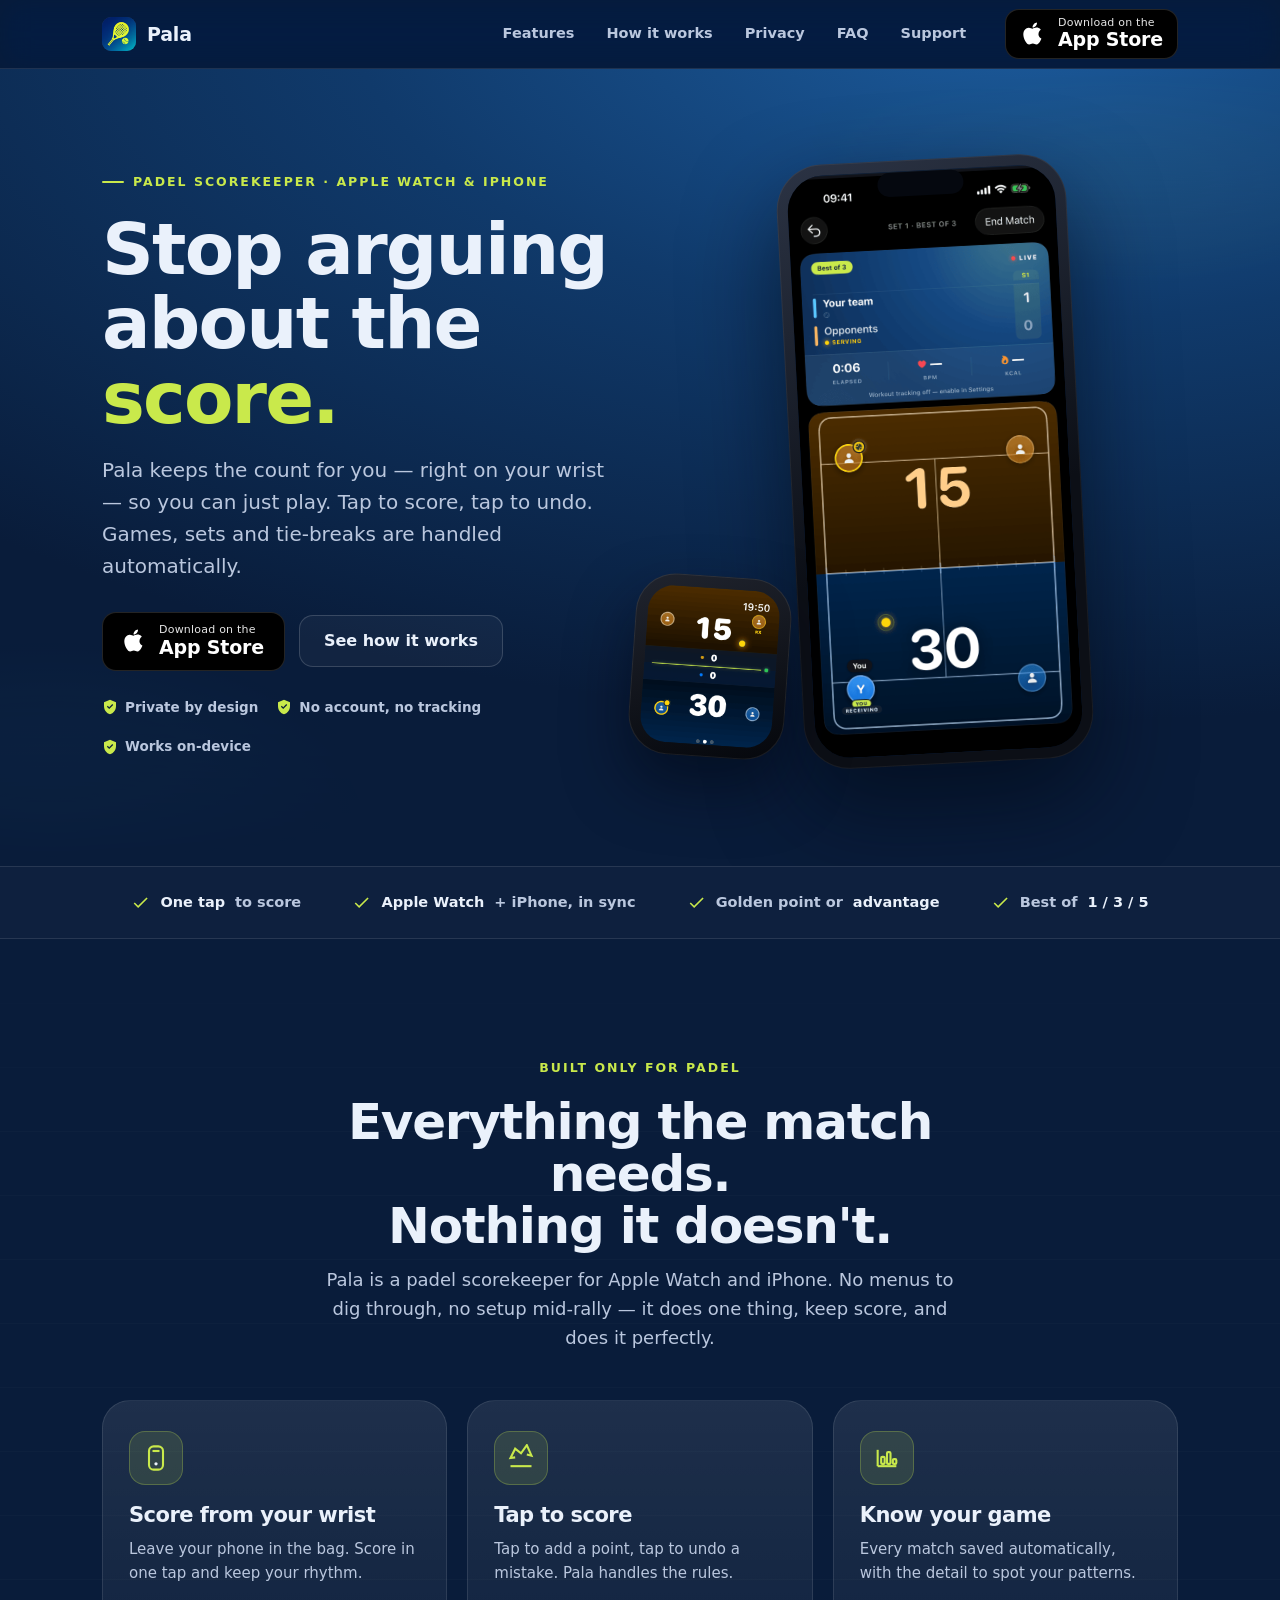
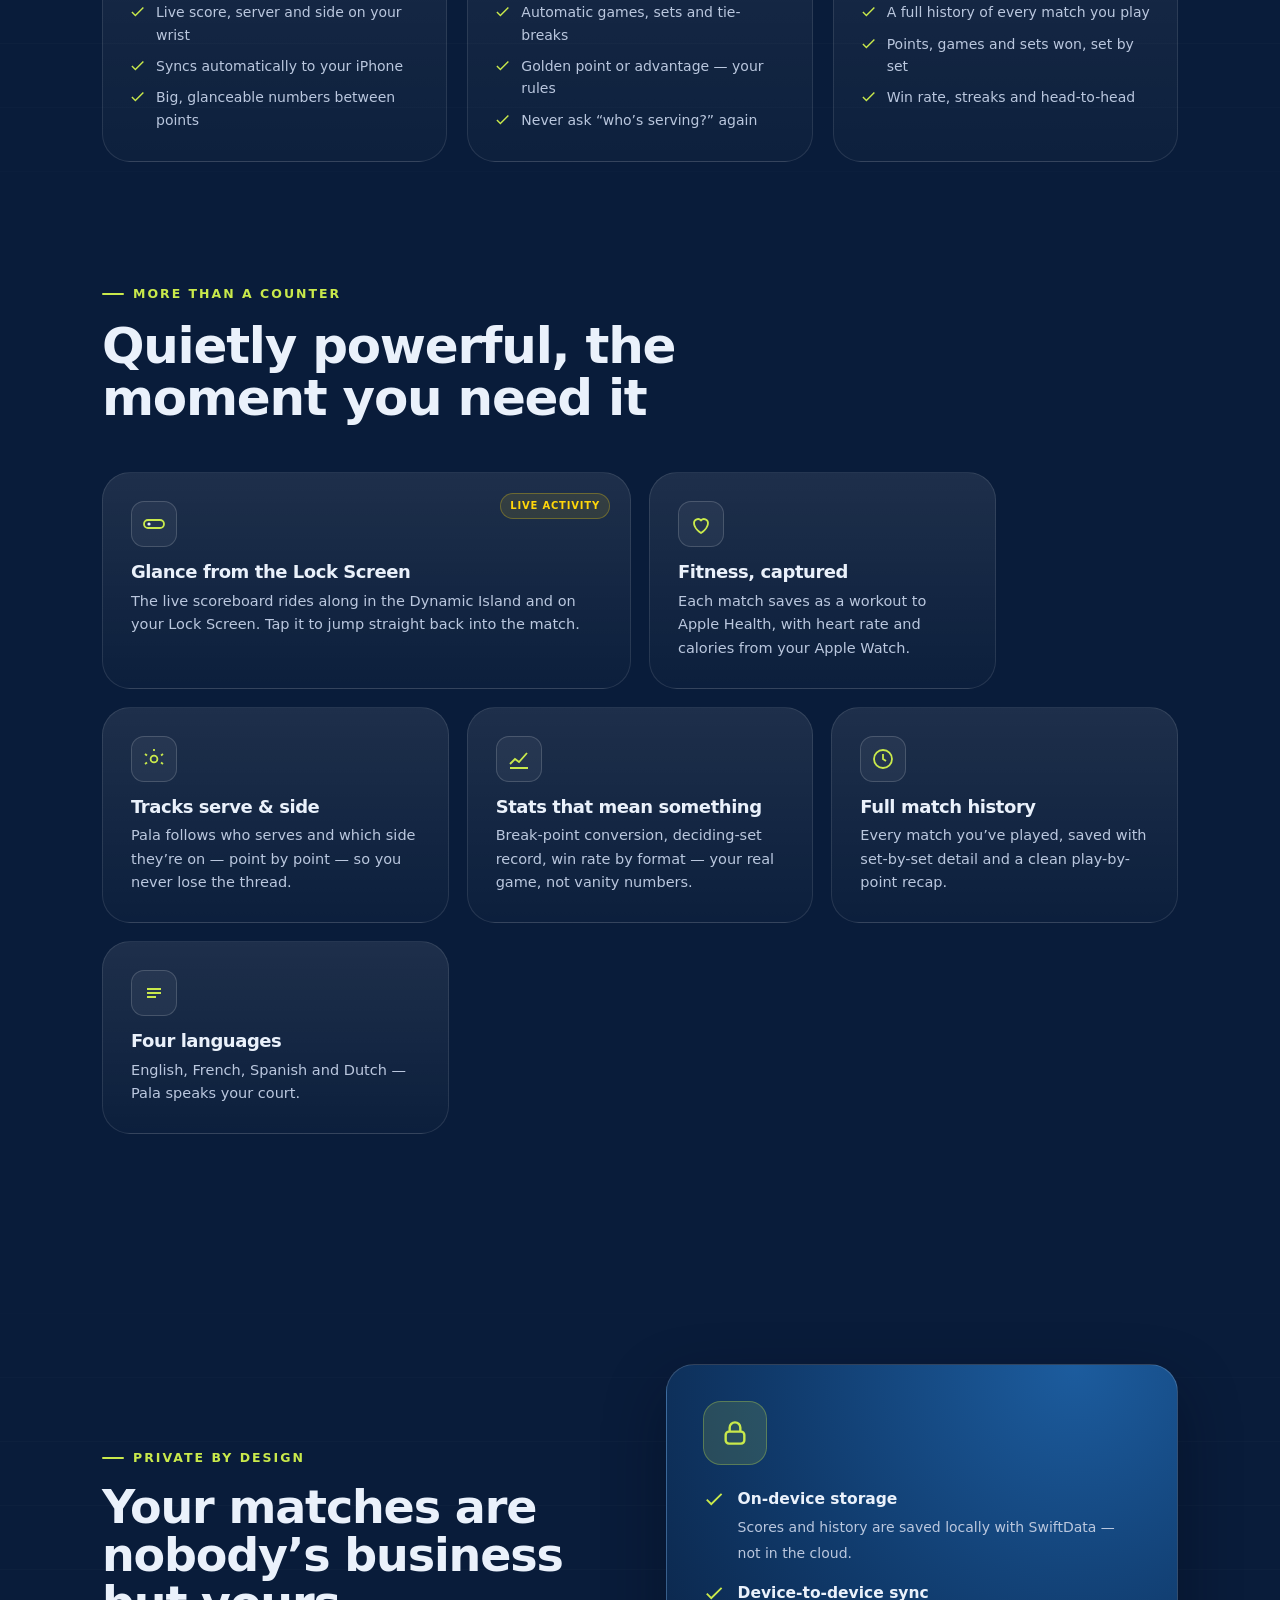
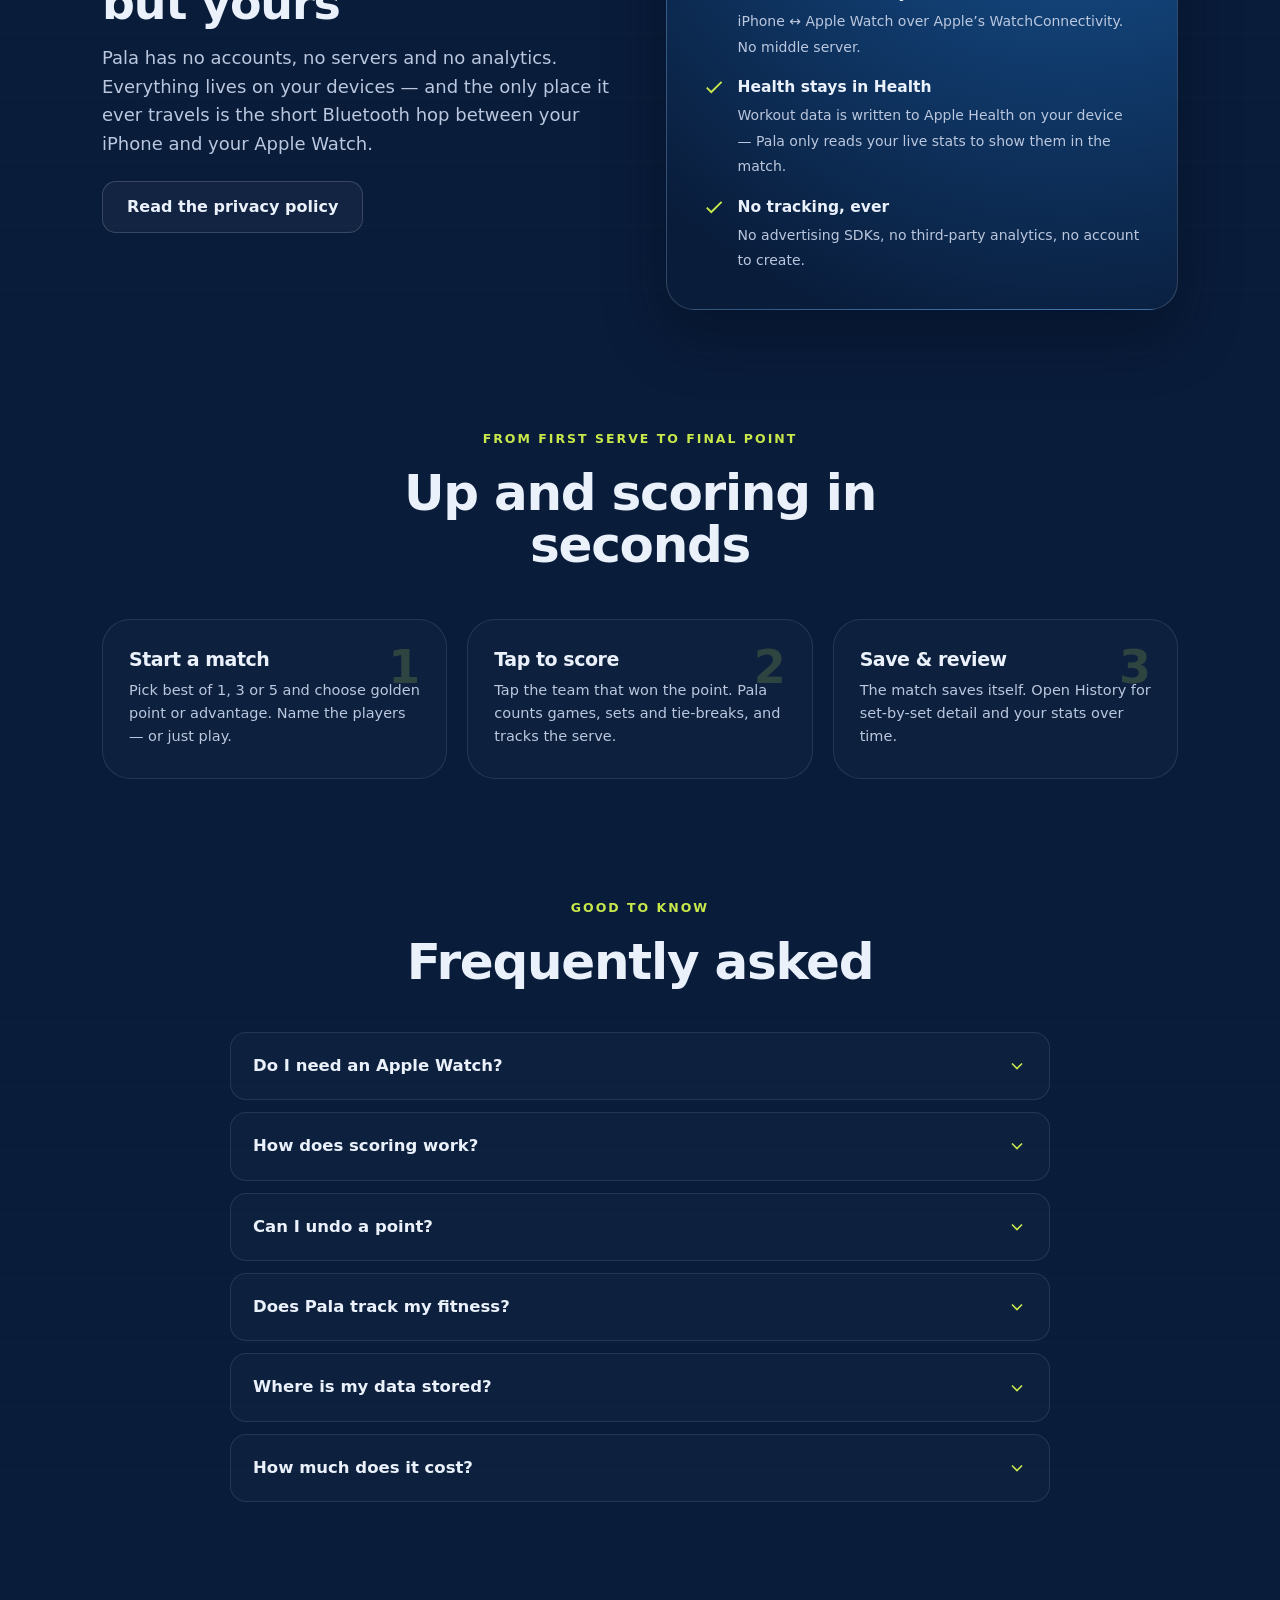
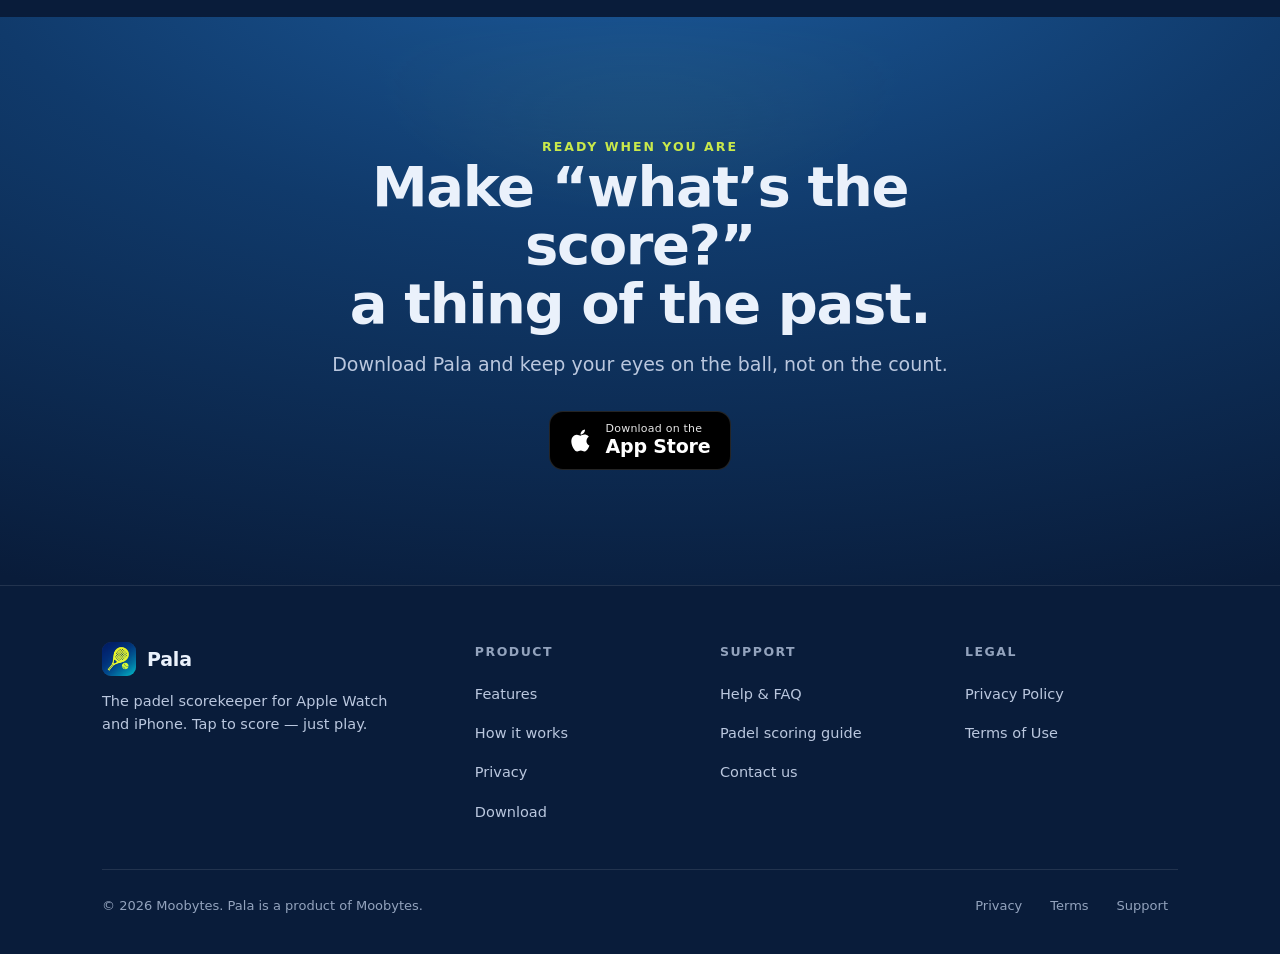
<file: index.html>
<!DOCTYPE html>
<html lang="en">
<head>
<meta charset="UTF-8" />
<meta name="viewport" content="width=device-width, initial-scale=1.0" />
<title>Pala — Padel Scorekeeper for Apple Watch & iPhone</title>
<meta name="description" content="Stop arguing about the score. Pala keeps the count for you — right on your wrist — so you can just play. A focused padel scorekeeper for Apple Watch and iPhone. Private by design." />
<meta name="theme-color" content="#091C3A" />
<meta name="author" content="Moobytes" />
<meta name="keywords" content="padel scorekeeper, padel score app, padel score tracker, apple watch padel app, padel scoreboard, padel counter, padel scoring app" />
<link rel="canonical" href="https://playpala.app/" />
<link rel="manifest" href="site.webmanifest" />

<!-- Open Graph / Twitter -->
<meta property="og:type" content="website" />
<meta property="og:site_name" content="Pala" />
<meta property="og:locale" content="en" />
<meta property="og:title" content="Pala — Padel Scorekeeper for Apple Watch & iPhone" />
<meta property="og:description" content="Stop arguing about the score. Tap to score, tap to undo — games, sets and tie-breaks handled for you. A free padel scorekeeper for Apple Watch and iPhone." />
<meta property="og:url" content="https://playpala.app/" />
<meta property="og:image" content="https://playpala.app/assets/og-image.png" />
<meta property="og:image:width" content="1200" />
<meta property="og:image:height" content="630" />
<meta property="og:image:alt" content="Pala — padel scorekeeper for Apple Watch and iPhone" />
<meta name="twitter:card" content="summary_large_image" />
<meta name="twitter:title" content="Pala — Padel Scorekeeper for Apple Watch & iPhone" />
<meta name="twitter:description" content="Score every padel match from your wrist. Games, sets and tie-breaks, handled. Free on the App Store." />
<meta name="twitter:image" content="https://playpala.app/assets/og-image.png" />

<link rel="icon" type="image/png" sizes="32x32" href="assets/favicon-32.png" />
<link rel="apple-touch-icon" href="assets/apple-touch-icon.png" />
<link rel="preload" as="image" href="assets/screen-iphone.png" />
<link rel="stylesheet" href="styles.css" />

<script type="application/ld+json">
{
  "@context": "https://schema.org",
  "@graph": [
    {
      "@type": "Organization",
      "@id": "https://playpala.app/#org",
      "name": "Moobytes",
      "url": "https://playpala.app/",
      "logo": "https://playpala.app/assets/pala-icon-512.png",
      "email": "bmo.dev@moobytes.io"
    },
    {
      "@type": "WebSite",
      "@id": "https://playpala.app/#website",
      "url": "https://playpala.app/",
      "name": "Pala",
      "description": "Padel scorekeeper for Apple Watch & iPhone",
      "publisher": { "@id": "https://playpala.app/#org" },
      "inLanguage": "en"
    },
    {
      "@type": ["SoftwareApplication", "MobileApplication"],
      "@id": "https://playpala.app/#app",
      "name": "Pala – Padel Scorekeeper",
      "operatingSystem": "iOS, watchOS",
      "applicationCategory": "SportsApplication",
      "url": "https://playpala.app/",
      "downloadUrl": "https://apps.apple.com/app/pala-padel-scorekeeper/id6758635172",
      "installUrl": "https://apps.apple.com/app/pala-padel-scorekeeper/id6758635172",
      "author": { "@id": "https://playpala.app/#org" },
      "publisher": { "@id": "https://playpala.app/#org" },
      "offers": { "@type": "Offer", "price": "0", "priceCurrency": "USD" },
      "screenshot": "https://playpala.app/assets/og-image.png",
      "inLanguage": ["en", "fr", "es", "nl"],
      "featureList": [
        "Score a padel match from your Apple Watch in one tap",
        "Automatic games, sets and tie-breaks",
        "Golden point or advantage; best of 1, 3 or 5",
        "Tracks who is serving and on which side",
        "Full match history with set-by-set detail and stats",
        "Optional Apple Health workout with heart rate and calories",
        "Private by design — all data stays on your device"
      ],
      "description": "A free, focused padel scorekeeper for Apple Watch and iPhone. Tap to score; automatic games, sets and tie-breaks; full match history. Private by design."
    },
    {
      "@type": "FAQPage",
      "@id": "https://playpala.app/#faq",
      "mainEntity": [
        { "@type": "Question", "name": "Do I need an Apple Watch to use Pala?", "acceptedAnswer": { "@type": "Answer", "text": "No. Pala works great on iPhone alone. If you do have an Apple Watch, you can score from your wrist and the two stay in sync automatically." } },
        { "@type": "Question", "name": "How does scoring work in Pala?", "acceptedAnswer": { "@type": "Answer", "text": "Tap the team that won the point. Pala follows standard padel rules — games to 40 with deuce or golden point, sets won at 6 games by two, and a tie-break at 6–6. You choose best of 1, 3 or 5 when you start." } },
        { "@type": "Question", "name": "Can I undo a point in Pala?", "acceptedAnswer": { "@type": "Answer", "text": "Yes. Tap undo during a match to reverse the last point — as many times as you need. On Apple Watch you can also turn the Digital Crown back." } },
        { "@type": "Question", "name": "Does Pala track my fitness?", "acceptedAnswer": { "@type": "Answer", "text": "If you allow it, each match is saved as a workout to Apple Health with duration, calories and — with an Apple Watch — heart rate. You can turn this off any time." } },
        { "@type": "Question", "name": "Where is my data stored?", "acceptedAnswer": { "@type": "Answer", "text": "On your device. Pala has no servers and no account. Sync between iPhone and Apple Watch is a direct Bluetooth connection that never passes through us." } },
        { "@type": "Question", "name": "How much does Pala cost?", "acceptedAnswer": { "@type": "Answer", "text": "Pala is free to download on the App Store." } }
      ]
    }
  ]
}
</script>

<!-- Microsoft Clarity -->
<script type="text/javascript">
    (function(c,l,a,r,i,t,y){
        c[a]=c[a]||function(){(c[a].q=c[a].q||[]).push(arguments)};
        t=l.createElement(r);t.async=1;t.src="https://www.clarity.ms/tag/"+i;
        y=l.getElementsByTagName(r)[0];y.parentNode.insertBefore(t,y);
    })(window, document, "clarity", "script", "x5sfnk51pd");
</script>
</head>
<body>
<a class="skip" href="#main">Skip to content</a>

<!-- ───────────────────────── Nav ───────────────────────── -->
<header class="nav" id="nav">
  <div class="container inner">
    <a class="brand" href="index.html" aria-label="Pala home">
      <img src="assets/pala-icon-64.png" alt="" width="34" height="34" />
      <span>Pala</span>
    </a>
    <button class="nav-toggle" aria-label="Toggle menu" aria-expanded="false" aria-controls="nav-menu">
      <svg viewBox="0 0 24 24" fill="none"><path d="M4 7h16M4 12h16M4 17h16" stroke-width="2" stroke-linecap="round"/></svg>
    </button>
    <nav class="nav-links" id="nav-menu" aria-label="Primary">
      <a href="#features">Features</a>
      <a href="#how">How it works</a>
      <a href="#privacy">Privacy</a>
      <a href="#faq">FAQ</a>
      <a href="support.html">Support</a>
    </nav>
    <a class="appstore nav-cta desktop" href="https://apps.apple.com/app/pala-padel-scorekeeper/id6758635172"
       aria-label="Download Pala on the App Store" style="min-height:44px;padding:7px 14px;">
      <svg viewBox="0 0 24 24" aria-hidden="true"><path d="M17.05 12.04c-.03-2.6 2.12-3.84 2.21-3.9-1.2-1.76-3.08-2-3.75-2.03-1.6-.16-3.12.94-3.93.94-.81 0-2.06-.92-3.39-.9-1.74.03-3.35 1.01-4.25 2.57-1.81 3.14-.46 7.79 1.3 10.34.86 1.25 1.89 2.65 3.24 2.6 1.3-.05 1.79-.84 3.36-.84 1.57 0 2.01.84 3.39.81 1.4-.02 2.29-1.27 3.14-2.53.99-1.45 1.4-2.85 1.42-2.92-.03-.01-2.73-1.05-2.76-4.16zM14.6 4.6c.71-.86 1.19-2.06 1.06-3.25-1.02.04-2.26.68-2.99 1.54-.66.76-1.23 1.98-1.08 3.15 1.14.09 2.3-.58 3.01-1.44z"/></svg>
      <span class="t"><small>Download on the</small><b>App Store</b></span>
    </a>
  </div>
</header>

<main id="main">

  <!-- ───────────────────────── Hero ───────────────────────── -->
  <section class="hero court-tex">
    <div class="container hero-grid">
      <div class="hero-copy">
        <span class="eyebrow">Padel scorekeeper · Apple&nbsp;Watch &amp; iPhone</span>
        <h1>Stop arguing<br>about the <span class="accent">score.</span></h1>
        <p class="h-lead">Pala keeps the count for you — right on your wrist — so you can just play. Tap to score, tap to undo. Games, sets and tie-breaks are handled automatically.</p>
        <div class="cta-row">
          <a class="appstore" href="https://apps.apple.com/app/pala-padel-scorekeeper/id6758635172"
             aria-label="Download Pala on the App Store">
            <svg viewBox="0 0 24 24" aria-hidden="true"><path d="M17.05 12.04c-.03-2.6 2.12-3.84 2.21-3.9-1.2-1.76-3.08-2-3.75-2.03-1.6-.16-3.12.94-3.93.94-.81 0-2.06-.92-3.39-.9-1.74.03-3.35 1.01-4.25 2.57-1.81 3.14-.46 7.79 1.3 10.34.86 1.25 1.89 2.65 3.24 2.6 1.3-.05 1.79-.84 3.36-.84 1.57 0 2.01.84 3.39.81 1.4-.02 2.29-1.27 3.14-2.53.99-1.45 1.4-2.85 1.42-2.92-.03-.01-2.73-1.05-2.76-4.16zM14.6 4.6c.71-.86 1.19-2.06 1.06-3.25-1.02.04-2.26.68-2.99 1.54-.66.76-1.23 1.98-1.08 3.15 1.14.09 2.3-.58 3.01-1.44z"/></svg>
            <span class="t"><small>Download on the</small><b>App Store</b></span>
          </a>
          <a class="btn btn-ghost" href="#how">See how it works</a>
        </div>
        <div class="trust">
          <span><svg viewBox="0 0 24 24" aria-hidden="true"><path d="M12 1 3 5v6c0 5.5 3.8 10.7 9 12 5.2-1.3 9-6.5 9-12V5l-9-4zm-1.2 14-3.5-3.5 1.4-1.4 2.1 2.1 4.6-4.6 1.4 1.4-6 6z"/></svg> Private by design</span>
          <span><svg viewBox="0 0 24 24" aria-hidden="true"><path d="M12 1 3 5v6c0 5.5 3.8 10.7 9 12 5.2-1.3 9-6.5 9-12V5l-9-4zm-1.2 14-3.5-3.5 1.4-1.4 2.1 2.1 4.6-4.6 1.4 1.4-6 6z"/></svg> No account, no tracking</span>
          <span><svg viewBox="0 0 24 24" aria-hidden="true"><path d="M12 1 3 5v6c0 5.5 3.8 10.7 9 12 5.2-1.3 9-6.5 9-12V5l-9-4zm-1.2 14-3.5-3.5 1.4-1.4 2.1 2.1 4.6-4.6 1.4 1.4-6 6z"/></svg> Works on-device</span>
        </div>
      </div>

      <!-- Device cluster — real Pala app screens -->
      <div class="devices">
        <!-- Apple Watch: live "Corners" court -->
        <div class="watch float" style="--rot:4deg;">
          <div class="case">
            <div class="screen">
              <img src="assets/screen-watch.png" width="416" height="496"
                   alt="Pala on Apple Watch showing the live padel court score" />
            </div>
          </div>
        </div>
        <!-- iPhone: live scoring -->
        <div class="iphone float" style="--rot:-3deg;">
          <div class="island"></div>
          <div class="screen">
            <img src="assets/screen-iphone.png" width="620" height="1349"
                 alt="Pala live scoring on iPhone, a padel match in progress on a top-down court" />
          </div>
        </div>
      </div>
    </div>
  </section>

  <!-- ───────────────────────── Trust band ───────────────────────── -->
  <section class="band">
    <div class="container inner">
      <span class="item"><svg viewBox="0 0 24 24" aria-hidden="true"><path d="M9 16.2 4.8 12l-1.4 1.4L9 19 21 7l-1.4-1.4z"/></svg> <b>One tap</b> to score</span>
      <span class="item"><svg viewBox="0 0 24 24" aria-hidden="true"><path d="M9 16.2 4.8 12l-1.4 1.4L9 19 21 7l-1.4-1.4z"/></svg> <b>Apple Watch</b> + iPhone, in sync</span>
      <span class="item"><svg viewBox="0 0 24 24" aria-hidden="true"><path d="M9 16.2 4.8 12l-1.4 1.4L9 19 21 7l-1.4-1.4z"/></svg> Golden point or <b>advantage</b></span>
      <span class="item"><svg viewBox="0 0 24 24" aria-hidden="true"><path d="M9 16.2 4.8 12l-1.4 1.4L9 19 21 7l-1.4-1.4z"/></svg> Best of <b>1 / 3 / 5</b></span>
    </div>
  </section>

  <!-- ───────────────────────── Feature pillars ───────────────────────── -->
  <section class="section court-tex" id="features">
    <div class="container">
      <div class="section-head center reveal">
        <span class="eyebrow center">Built only for padel</span>
        <h2>Everything the match needs.<br>Nothing it doesn't.</h2>
        <p class="h-lead">Pala is a padel scorekeeper for Apple&nbsp;Watch and iPhone. No menus to dig through, no setup mid-rally — it does one thing, keep score, and does it perfectly.</p>
      </div>

      <div class="pillars">
        <article class="pillar reveal">
          <div class="ico"><svg viewBox="0 0 24 24"><rect x="6" y="2" width="12" height="20" rx="4"/><path d="M9 6h6"/><circle cx="12" cy="17" r="1.4" fill="currentColor" stroke="none"/></svg></div>
          <h3>Score from your wrist</h3>
          <p>Leave your phone in the bag. Score in one tap and keep your rhythm.</p>
          <ul>
            <li><svg viewBox="0 0 24 24" aria-hidden="true"><path d="M9 16.2 4.8 12l-1.4 1.4L9 19 21 7l-1.4-1.4z"/></svg> Live score, server and side on your wrist</li>
            <li><svg viewBox="0 0 24 24" aria-hidden="true"><path d="M9 16.2 4.8 12l-1.4 1.4L9 19 21 7l-1.4-1.4z"/></svg> Syncs automatically to your iPhone</li>
            <li><svg viewBox="0 0 24 24" aria-hidden="true"><path d="M9 16.2 4.8 12l-1.4 1.4L9 19 21 7l-1.4-1.4z"/></svg> Big, glanceable numbers between points</li>
          </ul>
        </article>

        <article class="pillar reveal">
          <div class="ico"><svg viewBox="0 0 24 24"><path d="M7 11.5 3 12l4-8 5 4 5-7 4 9-4-1"/><path d="M3 19h18"/></svg></div>
          <h3>Tap to score</h3>
          <p>Tap to add a point, tap to undo a mistake. Pala handles the rules.</p>
          <ul>
            <li><svg viewBox="0 0 24 24" aria-hidden="true"><path d="M9 16.2 4.8 12l-1.4 1.4L9 19 21 7l-1.4-1.4z"/></svg> Automatic games, sets and tie-breaks</li>
            <li><svg viewBox="0 0 24 24" aria-hidden="true"><path d="M9 16.2 4.8 12l-1.4 1.4L9 19 21 7l-1.4-1.4z"/></svg> Golden point or advantage — your rules</li>
            <li><svg viewBox="0 0 24 24" aria-hidden="true"><path d="M9 16.2 4.8 12l-1.4 1.4L9 19 21 7l-1.4-1.4z"/></svg> Never ask “who’s serving?” again</li>
          </ul>
        </article>

        <article class="pillar reveal">
          <div class="ico"><svg viewBox="0 0 24 24"><path d="M4 19V5"/><path d="M4 19h16"/><rect x="7" y="11" width="3" height="6" rx="1"/><rect x="12" y="7" width="3" height="10" rx="1"/><rect x="17" y="13" width="3" height="4" rx="1"/></svg></div>
          <h3>Know your game</h3>
          <p>Every match saved automatically, with the detail to spot your patterns.</p>
          <ul>
            <li><svg viewBox="0 0 24 24" aria-hidden="true"><path d="M9 16.2 4.8 12l-1.4 1.4L9 19 21 7l-1.4-1.4z"/></svg> A full history of every match you play</li>
            <li><svg viewBox="0 0 24 24" aria-hidden="true"><path d="M9 16.2 4.8 12l-1.4 1.4L9 19 21 7l-1.4-1.4z"/></svg> Points, games and sets won, set by set</li>
            <li><svg viewBox="0 0 24 24" aria-hidden="true"><path d="M9 16.2 4.8 12l-1.4 1.4L9 19 21 7l-1.4-1.4z"/></svg> Win rate, streaks and head-to-head</li>
          </ul>
        </article>
      </div>
    </div>
  </section>

  <!-- ───────────────────────── Bento feature grid ───────────────────────── -->
  <section class="section" style="padding-top:0;">
    <div class="container">
      <div class="section-head reveal">
        <span class="eyebrow">More than a counter</span>
        <h2>Quietly powerful, the moment you need it</h2>
      </div>

      <div class="bento">
        <article class="tile wide reveal">
          <span class="tag">Live Activity</span>
          <div class="ico"><svg viewBox="0 0 24 24"><rect x="2" y="8" width="20" height="8" rx="4"/><circle cx="7" cy="12" r="1.6" fill="currentColor" stroke="none"/></svg></div>
          <h3>Glance from the Lock Screen</h3>
          <p>The live scoreboard rides along in the Dynamic Island and on your Lock Screen. Tap it to jump straight back into the match.</p>
        </article>

        <article class="tile reveal">
          <div class="ico"><svg viewBox="0 0 24 24"><path d="M12 21s-7-4.5-7-10a4 4 0 0 1 7-2.6A4 4 0 0 1 19 11c0 5.5-7 10-7 10z"/></svg></div>
          <h3>Fitness, captured</h3>
          <p>Each match saves as a workout to Apple Health, with heart rate and calories from your Apple&nbsp;Watch.</p>
        </article>

        <article class="tile reveal">
          <div class="ico"><svg viewBox="0 0 24 24"><circle cx="12" cy="12" r="3.4"/><path d="M5 8.5 3 7M19 8.5 21 7M12 4V2M5 15.5 3 17M19 15.5 21 17"/></svg></div>
          <h3>Tracks serve &amp; side</h3>
          <p>Pala follows who serves and which side they’re on — point by point — so you never lose the thread.</p>
        </article>

        <article class="tile reveal">
          <div class="ico"><svg viewBox="0 0 24 24"><path d="M3 17l5-5 4 3 8-9"/><path d="M3 21h18"/></svg></div>
          <h3>Stats that mean something</h3>
          <p>Break-point conversion, deciding-set record, win rate by format — your real game, not vanity numbers.</p>
        </article>

        <article class="tile reveal">
          <div class="ico"><svg viewBox="0 0 24 24"><circle cx="12" cy="12" r="9"/><path d="M12 7v5l3 2"/></svg></div>
          <h3>Full match history</h3>
          <p>Every match you’ve played, saved with set-by-set detail and a clean play-by-point recap.</p>
        </article>

        <article class="tile reveal">
          <div class="ico"><svg viewBox="0 0 24 24"><path d="M5 8h14M5 12h14M5 16h9"/></svg></div>
          <h3>Four languages</h3>
          <p>English, French, Spanish and Dutch — Pala speaks your court.</p>
        </article>
      </div>
    </div>
  </section>

  <!-- ───────────────────────── Privacy ───────────────────────── -->
  <section class="section court-tex" id="privacy">
    <div class="container privacy-wrap">
      <div class="reveal">
        <span class="eyebrow">Private by design</span>
        <h2 style="font-size:clamp(28px,4.4vw,46px);margin:16px 0 16px;">Your matches are<br>nobody’s business but yours</h2>
        <p class="h-lead" style="margin-bottom:22px;">Pala has no accounts, no servers and no analytics. Everything lives on your devices — and the only place it ever travels is the short Bluetooth hop between your iPhone and your Apple&nbsp;Watch.</p>
        <a class="btn btn-ghost" href="privacy.html">Read the privacy policy</a>
      </div>

      <div class="privacy-card reveal">
        <div class="lock"><svg viewBox="0 0 24 24"><rect x="5" y="11" width="14" height="9" rx="2.5"/><path d="M8 11V8a4 4 0 0 1 8 0v3"/></svg></div>
        <ul class="privacy-list">
          <li><svg viewBox="0 0 24 24" aria-hidden="true"><path d="M9 16.2 4.8 12l-1.4 1.4L9 19 21 7l-1.4-1.4z"/></svg><div><b>On-device storage</b><span>Scores and history are saved locally with SwiftData — not in the cloud.</span></div></li>
          <li><svg viewBox="0 0 24 24" aria-hidden="true"><path d="M9 16.2 4.8 12l-1.4 1.4L9 19 21 7l-1.4-1.4z"/></svg><div><b>Device-to-device sync</b><span>iPhone ↔ Apple&nbsp;Watch over Apple’s WatchConnectivity. No middle server.</span></div></li>
          <li><svg viewBox="0 0 24 24" aria-hidden="true"><path d="M9 16.2 4.8 12l-1.4 1.4L9 19 21 7l-1.4-1.4z"/></svg><div><b>Health stays in Health</b><span>Workout data is written to Apple Health on your device — Pala only reads your live stats to show them in the match.</span></div></li>
          <li><svg viewBox="0 0 24 24" aria-hidden="true"><path d="M9 16.2 4.8 12l-1.4 1.4L9 19 21 7l-1.4-1.4z"/></svg><div><b>No tracking, ever</b><span>No advertising SDKs, no third-party analytics, no account to create.</span></div></li>
        </ul>
      </div>
    </div>
  </section>

  <!-- ───────────────────────── How it works ───────────────────────── -->
  <section class="section" id="how" style="padding-top:0;">
    <div class="container">
      <div class="section-head center reveal">
        <span class="eyebrow center">From first serve to final point</span>
        <h2>Up and scoring in seconds</h2>
      </div>
      <div class="steps">
        <article class="step reveal">
          <h3>Start a match</h3>
          <p>Pick best of 1, 3 or 5 and choose golden point or advantage. Name the players — or just play.</p>
        </article>
        <article class="step reveal">
          <h3>Tap to score</h3>
          <p>Tap the team that won the point. Pala counts games, sets and tie-breaks, and tracks the serve.</p>
        </article>
        <article class="step reveal">
          <h3>Save &amp; review</h3>
          <p>The match saves itself. Open History for set-by-set detail and your stats over time.</p>
        </article>
      </div>
    </div>
  </section>

  <!-- ───────────────────────── FAQ ───────────────────────── -->
  <section class="section court-tex" id="faq" style="padding-top:0;">
    <div class="container">
      <div class="section-head center reveal">
        <span class="eyebrow center">Good to know</span>
        <h2>Frequently asked</h2>
      </div>
      <div class="faq reveal">
        <details>
          <summary>Do I need an Apple Watch? <span class="chev"><svg viewBox="0 0 24 24"><path d="m6 9 6 6 6-6"/></svg></span></summary>
          <div class="body">No. Pala works great on iPhone alone. If you do have an Apple&nbsp;Watch, you can score from your wrist and the two stay in sync automatically.</div>
        </details>
        <details>
          <summary>How does scoring work? <span class="chev"><svg viewBox="0 0 24 24"><path d="m6 9 6 6 6-6"/></svg></span></summary>
          <div class="body">Tap the team that won the point. Pala follows standard padel rules — games to 40 with deuce or golden point, sets won at 6 games by two, and a tie-break at 6–6. You choose best of 1, 3 or 5 when you start. New to it? Read our guide to <a href="how-padel-scoring-works.html" style="color:var(--lime);font-weight:600;">how padel scoring works</a>.</div>
        </details>
        <details>
          <summary>Can I undo a point? <span class="chev"><svg viewBox="0 0 24 24"><path d="m6 9 6 6 6-6"/></svg></span></summary>
          <div class="body">Yes. Tap undo during a match to reverse the last point — as many times as you need. On Apple&nbsp;Watch you can also turn the Digital Crown back.</div>
        </details>
        <details>
          <summary>Does Pala track my fitness? <span class="chev"><svg viewBox="0 0 24 24"><path d="m6 9 6 6 6-6"/></svg></span></summary>
          <div class="body">If you allow it, each match is saved as a workout to Apple Health with duration, calories and — with an Apple&nbsp;Watch — heart rate. You can turn this off any time in Settings, and revoke access in the Health app.</div>
        </details>
        <details>
          <summary>Where is my data stored? <span class="chev"><svg viewBox="0 0 24 24"><path d="m6 9 6 6 6-6"/></svg></span></summary>
          <div class="body">On your device. Pala has no servers and no account. Sync between iPhone and Apple&nbsp;Watch is a direct Bluetooth connection that never passes through us.</div>
        </details>
        <details>
          <summary>How much does it cost? <span class="chev"><svg viewBox="0 0 24 24"><path d="m6 9 6 6 6-6"/></svg></span></summary>
          <div class="body">Download Pala free from the App Store and start scoring. See the App Store listing for the latest details.</div>
        </details>
      </div>
    </div>
  </section>

  <!-- ───────────────────────── Final CTA ───────────────────────── -->
  <section class="section cta-band court-tex">
    <div class="container cta-inner">
      <span class="eyebrow center reveal">Ready when you are</span>
      <h2 class="reveal">Make “what’s the score?”<br>a thing of the past.</h2>
      <p class="reveal">Download Pala and keep your eyes on the ball, not on the count.</p>
      <div class="cta-row reveal">
        <a class="appstore" href="https://apps.apple.com/app/pala-padel-scorekeeper/id6758635172"
           aria-label="Download Pala on the App Store">
          <svg viewBox="0 0 24 24" aria-hidden="true"><path d="M17.05 12.04c-.03-2.6 2.12-3.84 2.21-3.9-1.2-1.76-3.08-2-3.75-2.03-1.6-.16-3.12.94-3.93.94-.81 0-2.06-.92-3.39-.9-1.74.03-3.35 1.01-4.25 2.57-1.81 3.14-.46 7.79 1.3 10.34.86 1.25 1.89 2.65 3.24 2.6 1.3-.05 1.79-.84 3.36-.84 1.57 0 2.01.84 3.39.81 1.4-.02 2.29-1.27 3.14-2.53.99-1.45 1.4-2.85 1.42-2.92-.03-.01-2.73-1.05-2.76-4.16zM14.6 4.6c.71-.86 1.19-2.06 1.06-3.25-1.02.04-2.26.68-2.99 1.54-.66.76-1.23 1.98-1.08 3.15 1.14.09 2.3-.58 3.01-1.44z"/></svg>
          <span class="t"><small>Download on the</small><b>App Store</b></span>
        </a>
      </div>
    </div>
  </section>
</main>

<!-- ───────────────────────── Footer ───────────────────────── -->
<footer class="footer">
  <div class="container">
    <div class="footer-grid">
      <div>
        <a class="brand" href="index.html" aria-label="Pala home">
          <img src="assets/pala-icon-64.png" alt="" width="34" height="34" />
          <span>Pala</span>
        </a>
        <p class="tagline">The padel scorekeeper for Apple&nbsp;Watch and iPhone. Tap to score — just play.</p>
      </div>
      <div>
        <h4>Product</h4>
        <ul>
          <li><a href="#features">Features</a></li>
          <li><a href="#how">How it works</a></li>
          <li><a href="#privacy">Privacy</a></li>
          <li><a href="https://apps.apple.com/app/pala-padel-scorekeeper/id6758635172">Download</a></li>
        </ul>
      </div>
      <div>
        <h4>Support</h4>
        <ul>
          <li><a href="support.html">Help &amp; FAQ</a></li>
          <li><a href="how-padel-scoring-works.html">Padel scoring guide</a></li>
          <li><a href="mailto:bmo.dev@moobytes.io">Contact us</a></li>
        </ul>
      </div>
      <div>
        <h4>Legal</h4>
        <ul>
          <li><a href="privacy.html">Privacy Policy</a></li>
          <li><a href="terms.html">Terms of Use</a></li>
        </ul>
      </div>
    </div>
    <div class="footer-bottom">
      <span>© <span data-year>2026</span> Moobytes. Pala is a product of Moobytes.</span>
      <span class="legal">
        <a href="privacy.html">Privacy</a>
        <a href="terms.html">Terms</a>
        <a href="support.html">Support</a>
      </span>
    </div>
  </div>
</footer>

<script src="app.js" defer></script>
</body>
</html>
</file>
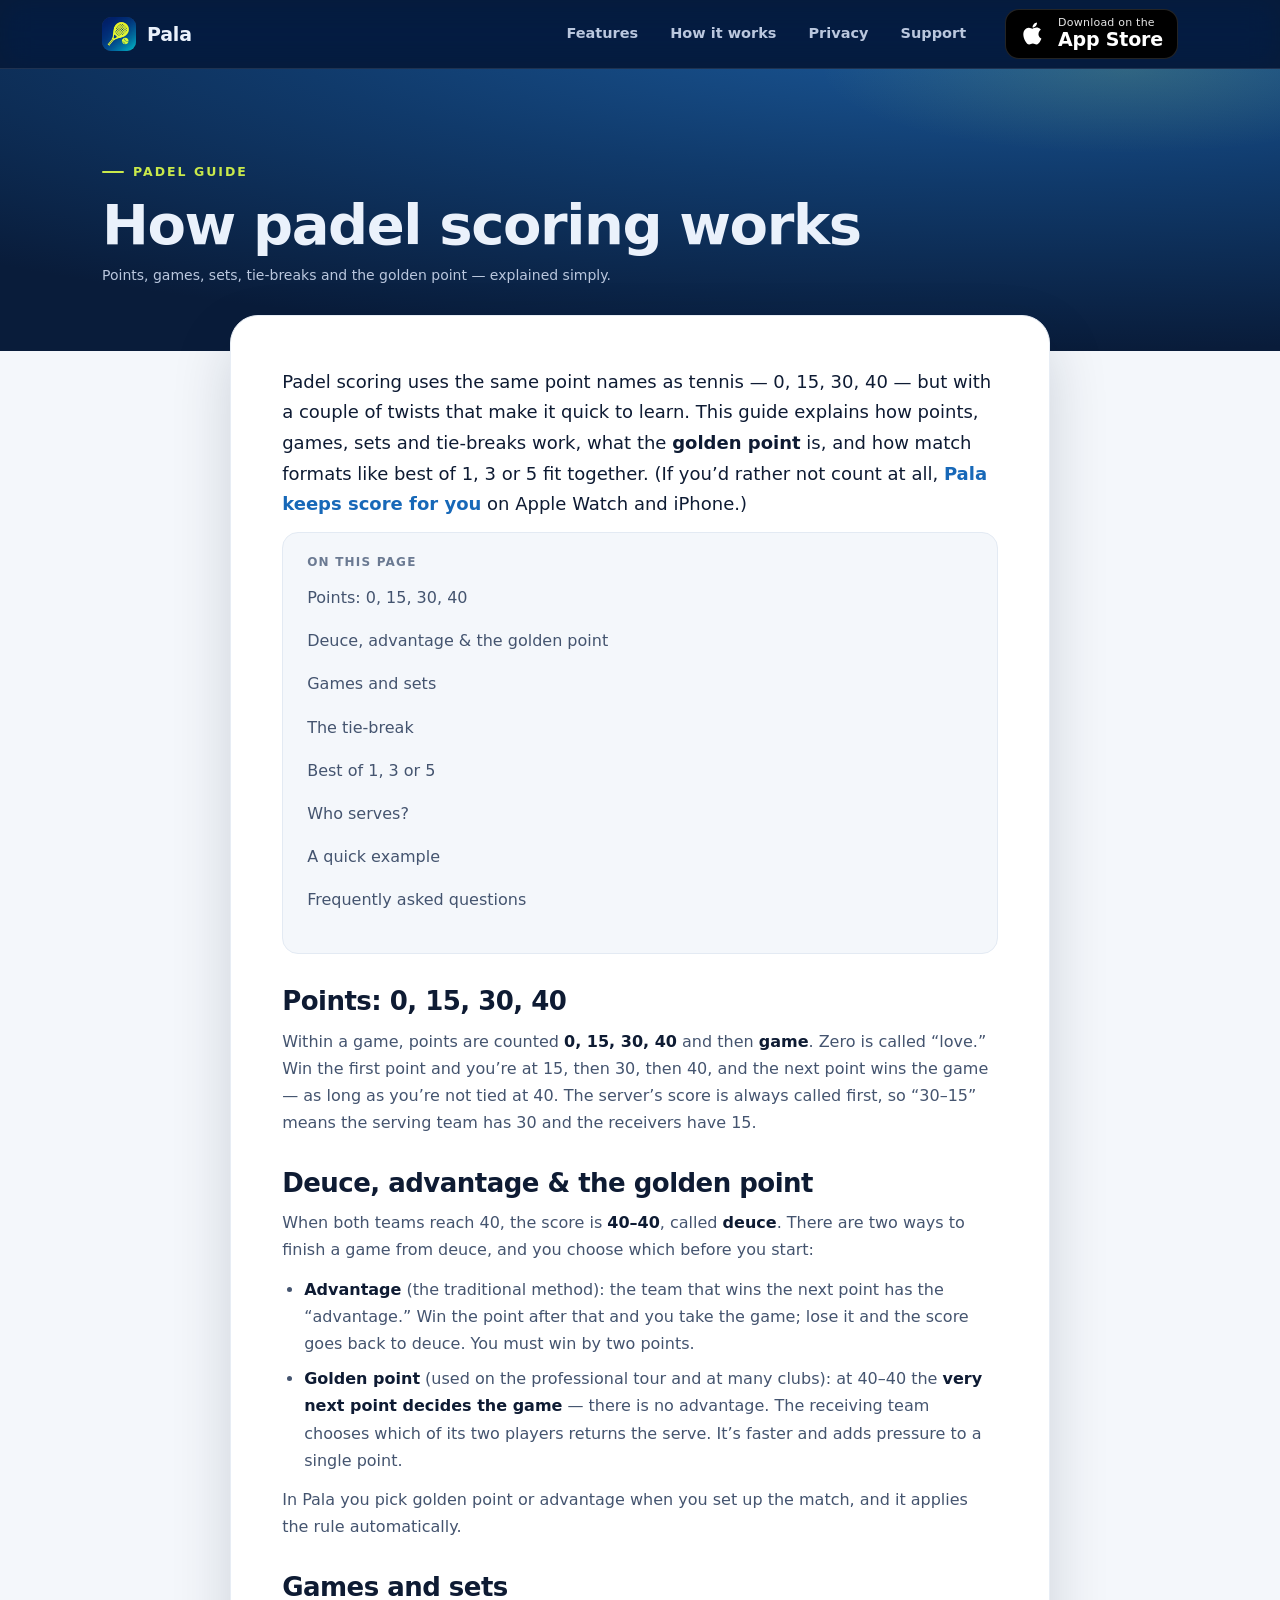
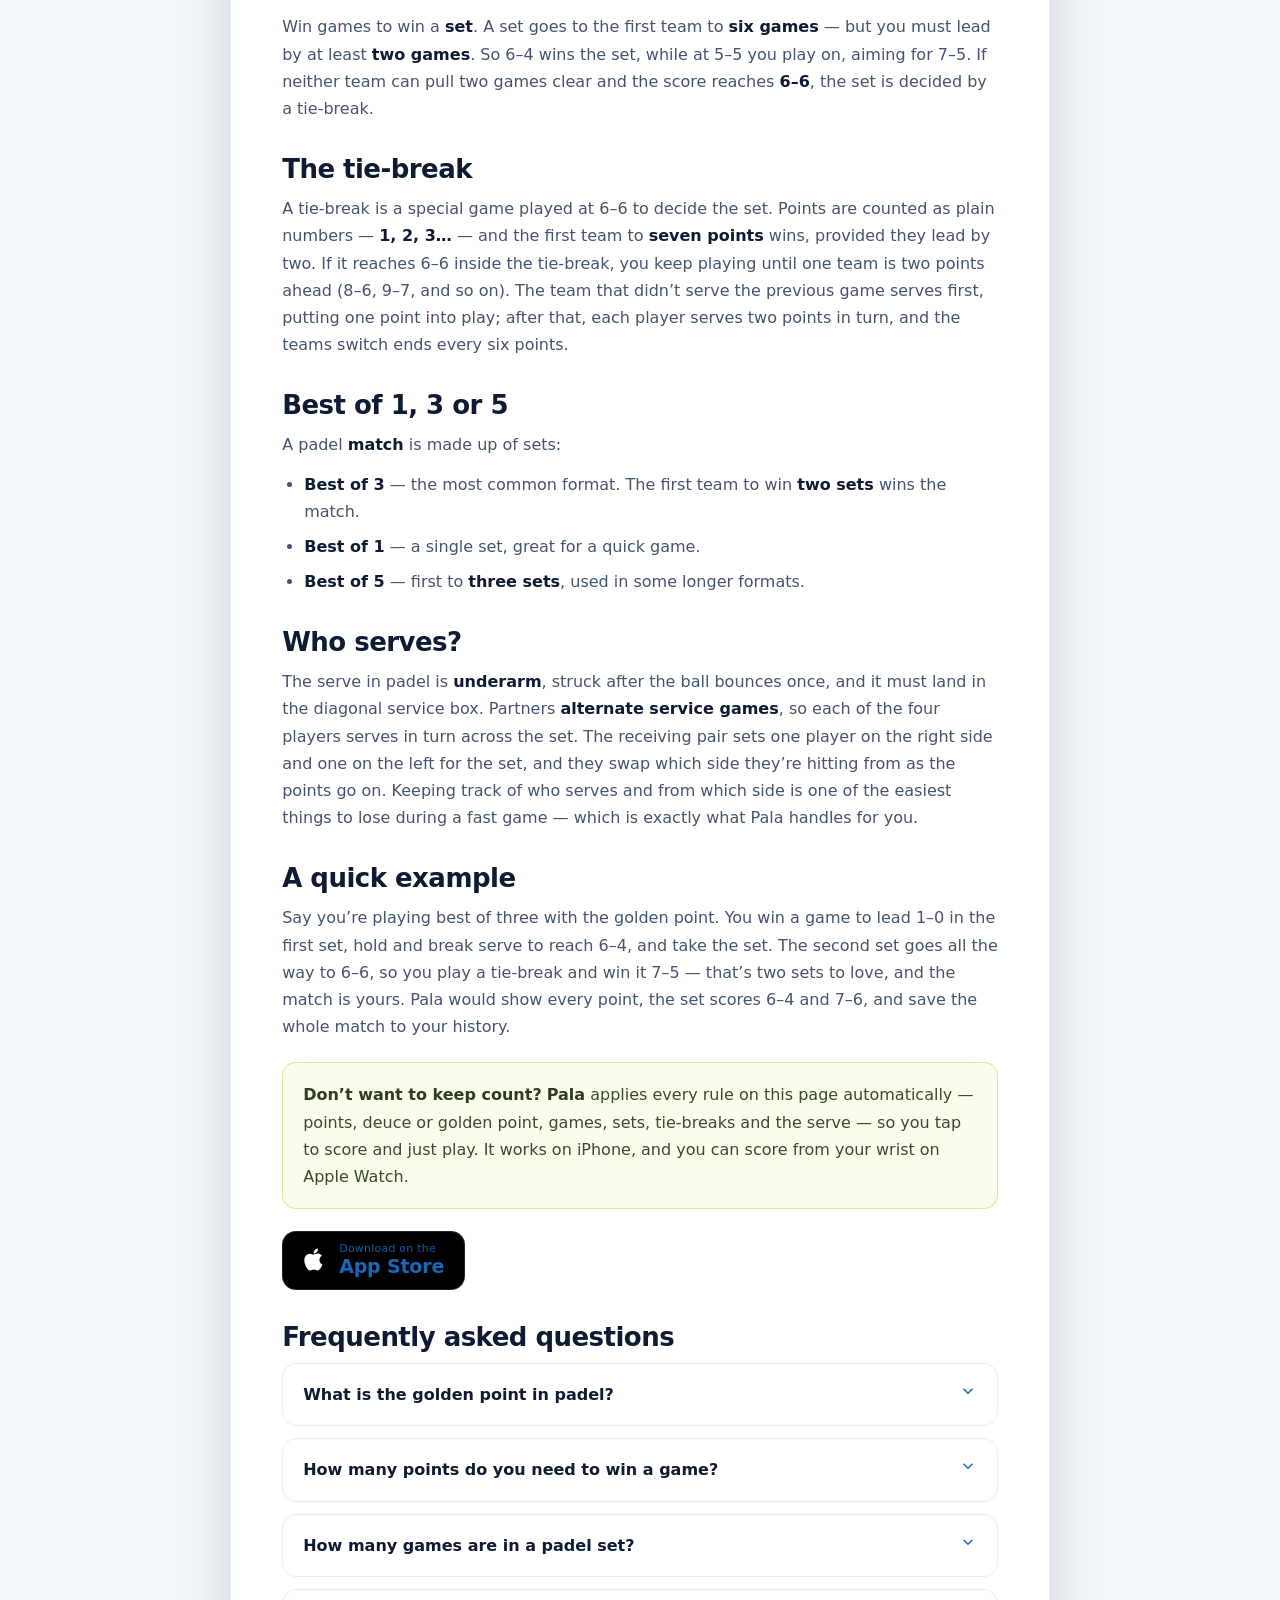
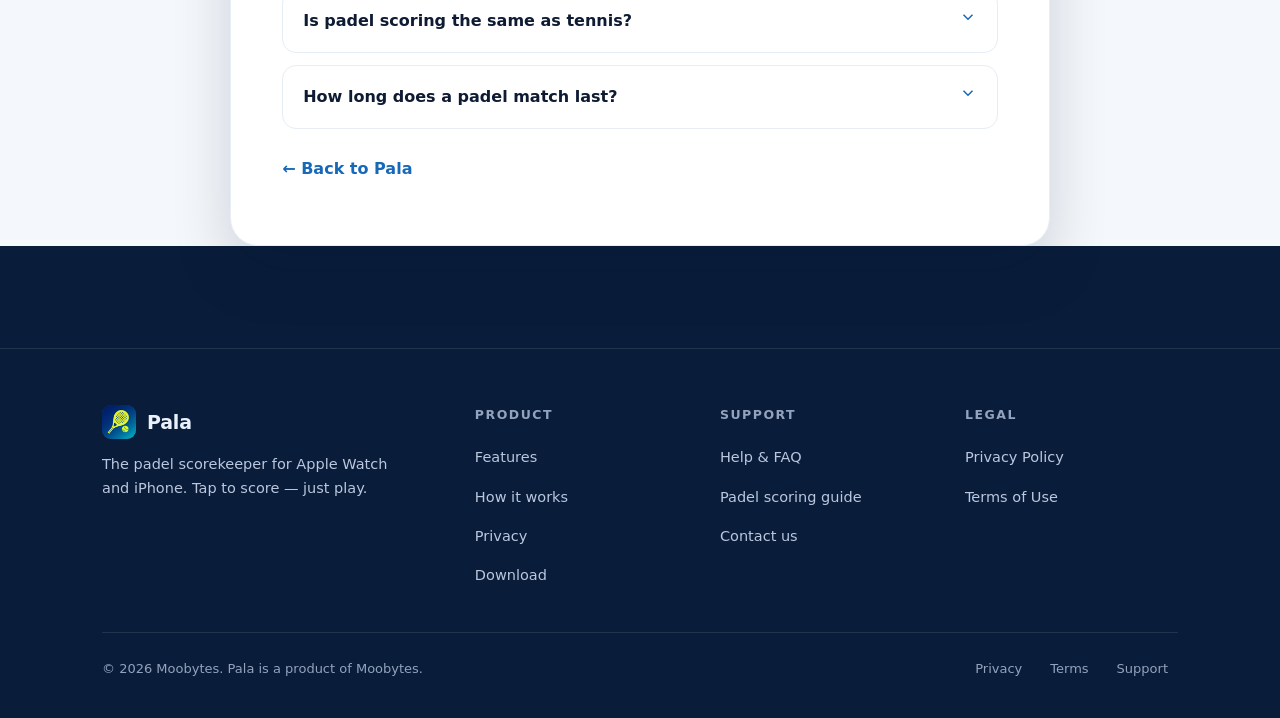
<file: how-padel-scoring-works.html>
<!DOCTYPE html>
<html lang="en">
<head>
<meta charset="UTF-8" />
<meta name="viewport" content="width=device-width, initial-scale=1.0" />
<title>How Padel Scoring Works (Points, Games, Sets &amp; Golden Point) | Pala</title>
<meta name="description" content="Padel scoring explained simply: points (0, 15, 30, 40), deuce and the golden point, games, sets and the tie-break — plus best of 1, 3 or 5. A clear beginner's guide." />
<meta name="theme-color" content="#091C3A" />
<meta name="author" content="Moobytes" />
<link rel="canonical" href="https://playpala.app/how-padel-scoring-works.html" />
<link rel="manifest" href="site.webmanifest" />
<meta property="og:type" content="article" />
<meta property="og:site_name" content="Pala" />
<meta property="og:title" content="How Padel Scoring Works — a simple guide" />
<meta property="og:description" content="Points (0, 15, 30, 40), deuce, the golden point, games, sets and the tie-break — padel scoring explained simply." />
<meta property="og:url" content="https://playpala.app/how-padel-scoring-works.html" />
<meta property="og:image" content="https://playpala.app/assets/og-image.png" />
<meta name="twitter:card" content="summary_large_image" />
<link rel="icon" type="image/png" sizes="32x32" href="assets/favicon-32.png" />
<link rel="apple-touch-icon" href="assets/apple-touch-icon.png" />
<link rel="stylesheet" href="styles.css" />

<script type="application/ld+json">
{
  "@context": "https://schema.org",
  "@graph": [
    {
      "@type": "BreadcrumbList",
      "itemListElement": [
        { "@type": "ListItem", "position": 1, "name": "Home", "item": "https://playpala.app/" },
        { "@type": "ListItem", "position": 2, "name": "How padel scoring works", "item": "https://playpala.app/how-padel-scoring-works.html" }
      ]
    },
    {
      "@type": "Article",
      "headline": "How Padel Scoring Works",
      "description": "Padel scoring explained simply: points, deuce, the golden point, games, sets and the tie-break.",
      "image": "https://playpala.app/assets/og-image.png",
      "author": { "@type": "Organization", "name": "Moobytes" },
      "publisher": { "@type": "Organization", "name": "Moobytes", "logo": { "@type": "ImageObject", "url": "https://playpala.app/assets/pala-icon-512.png" } },
      "datePublished": "2026-06-11",
      "dateModified": "2026-06-11",
      "mainEntityOfPage": "https://playpala.app/how-padel-scoring-works.html"
    },
    {
      "@type": "FAQPage",
      "mainEntity": [
        { "@type": "Question", "name": "What is the golden point in padel?", "acceptedAnswer": { "@type": "Answer", "text": "The golden point is a single, decisive point played at deuce (40–40). Instead of playing advantage and needing to win two points in a row, the very next point wins the game. The receiving team chooses which of the two players returns the serve. It is used on the professional tour and at many clubs because it is faster and more dramatic." } },
        { "@type": "Question", "name": "How many points do you need to win a game in padel?", "acceptedAnswer": { "@type": "Answer", "text": "Four points win a game — 15, 30, 40, then game — provided you are not level at 40–40. If both teams reach 40 it is deuce, and you then win either by the golden point (next point wins) or by advantage (win two points in a row)." } },
        { "@type": "Question", "name": "How many games are in a padel set?", "acceptedAnswer": { "@type": "Answer", "text": "A set is won by the first team to reach six games with a lead of at least two games, for example 6–4. If the set reaches 6–6, a tie-break to seven points decides it." } },
        { "@type": "Question", "name": "How does a padel tie-break work?", "acceptedAnswer": { "@type": "Answer", "text": "At 6–6 you play a tie-break. Points are counted 1, 2, 3 and so on, and the first team to seven points wins with a margin of at least two. If it reaches 6–6 in the tie-break you keep playing until one team leads by two." } },
        { "@type": "Question", "name": "Is padel scoring the same as tennis?", "acceptedAnswer": { "@type": "Answer", "text": "The point names are the same — 0 (love), 15, 30, 40 — but padel commonly uses the golden point at deuce and is usually played as best of three sets. The serve in padel is underarm after a bounce." } },
        { "@type": "Question", "name": "How long does a padel match last?", "acceptedAnswer": { "@type": "Answer", "text": "A best-of-three padel match typically lasts about 60 to 90 minutes, depending on how close the sets are." } }
      ]
    }
  ]
}
</script>

<!-- Microsoft Clarity -->
<script type="text/javascript">
    (function(c,l,a,r,i,t,y){
        c[a]=c[a]||function(){(c[a].q=c[a].q||[]).push(arguments)};
        t=l.createElement(r);t.async=1;t.src="https://www.clarity.ms/tag/"+i;
        y=l.getElementsByTagName(r)[0];y.parentNode.insertBefore(t,y);
    })(window, document, "clarity", "script", "x5sfnk51pd");
</script>
</head>
<body>
<a class="skip" href="#main">Skip to content</a>

<header class="nav">
  <div class="container inner">
    <a class="brand" href="index.html" aria-label="Pala home">
      <img src="assets/pala-icon-64.png" alt="" width="34" height="34" />
      <span>Pala</span>
    </a>
    <button class="nav-toggle" aria-label="Toggle menu" aria-expanded="false" aria-controls="nav-menu">
      <svg viewBox="0 0 24 24" fill="none"><path d="M4 7h16M4 12h16M4 17h16" stroke-width="2" stroke-linecap="round"/></svg>
    </button>
    <nav class="nav-links" id="nav-menu" aria-label="Primary">
      <a href="index.html#features">Features</a>
      <a href="index.html#how">How it works</a>
      <a href="index.html#privacy">Privacy</a>
      <a href="support.html">Support</a>
    </nav>
    <a class="appstore nav-cta desktop" href="https://apps.apple.com/app/pala-padel-scorekeeper/id6758635172"
       aria-label="Download Pala on the App Store" style="min-height:44px;padding:7px 14px;">
      <svg viewBox="0 0 24 24" aria-hidden="true"><path d="M17.05 12.04c-.03-2.6 2.12-3.84 2.21-3.9-1.2-1.76-3.08-2-3.75-2.03-1.6-.16-3.12.94-3.93.94-.81 0-2.06-.92-3.39-.9-1.74.03-3.35 1.01-4.25 2.57-1.81 3.14-.46 7.79 1.3 10.34.86 1.25 1.89 2.65 3.24 2.6 1.3-.05 1.79-.84 3.36-.84 1.57 0 2.01.84 3.39.81 1.4-.02 2.29-1.27 3.14-2.53.99-1.45 1.4-2.85 1.42-2.92-.03-.01-2.73-1.05-2.76-4.16zM14.6 4.6c.71-.86 1.19-2.06 1.06-3.25-1.02.04-2.26.68-2.99 1.54-.66.76-1.23 1.98-1.08 3.15 1.14.09 2.3-.58 3.01-1.44z"/></svg>
      <span class="t"><small>Download on the</small><b>App Store</b></span>
    </a>
  </div>
</header>

<main id="main">
  <section class="doc-hero">
    <div class="container inner">
      <span class="eyebrow">Padel guide</span>
      <h1>How padel scoring works</h1>
      <p class="updated">Points, games, sets, tie-breaks and the golden point — explained simply.</p>
    </div>
  </section>

  <div class="doc-wrap">
    <article class="doc">
      <p class="lead">Padel scoring uses the same point names as tennis — 0, 15, 30, 40 — but with a couple of twists that make it quick to learn. This guide explains how points, games, sets and tie-breaks work, what the <strong>golden point</strong> is, and how match formats like best of 1, 3 or 5 fit together. (If you’d rather not count at all, <a href="index.html">Pala keeps score for you</a> on Apple&nbsp;Watch and iPhone.)</p>

      <nav class="toc" aria-label="Contents">
        <h4>On this page</h4>
        <ul>
          <li><a href="#points">Points: 0, 15, 30, 40</a></li>
          <li><a href="#deuce">Deuce, advantage &amp; the golden point</a></li>
          <li><a href="#games-sets">Games and sets</a></li>
          <li><a href="#tiebreak">The tie-break</a></li>
          <li><a href="#formats">Best of 1, 3 or 5</a></li>
          <li><a href="#serving">Who serves?</a></li>
          <li><a href="#example">A quick example</a></li>
          <li><a href="#faq">Frequently asked questions</a></li>
        </ul>
      </nav>

      <h2 id="points">Points: 0, 15, 30, 40</h2>
      <p>Within a game, points are counted <strong>0, 15, 30, 40</strong> and then <strong>game</strong>. Zero is called “love.” Win the first point and you’re at 15, then 30, then 40, and the next point wins the game — as long as you’re not tied at 40. The server’s score is always called first, so “30–15” means the serving team has 30 and the receivers have 15.</p>

      <h2 id="deuce">Deuce, advantage &amp; the golden point</h2>
      <p>When both teams reach 40, the score is <strong>40–40</strong>, called <strong>deuce</strong>. There are two ways to finish a game from deuce, and you choose which before you start:</p>
      <ul>
        <li><strong>Advantage</strong> (the traditional method): the team that wins the next point has the “advantage.” Win the point after that and you take the game; lose it and the score goes back to deuce. You must win by two points.</li>
        <li><strong>Golden point</strong> (used on the professional tour and at many clubs): at 40–40 the <strong>very next point decides the game</strong> — there is no advantage. The receiving team chooses which of its two players returns the serve. It’s faster and adds pressure to a single point.</li>
      </ul>
      <p>In Pala you pick golden point or advantage when you set up the match, and it applies the rule automatically.</p>

      <h2 id="games-sets">Games and sets</h2>
      <p>Win games to win a <strong>set</strong>. A set goes to the first team to <strong>six games</strong> — but you must lead by at least <strong>two games</strong>. So 6–4 wins the set, while at 5–5 you play on, aiming for 7–5. If neither team can pull two games clear and the score reaches <strong>6–6</strong>, the set is decided by a tie-break.</p>

      <h2 id="tiebreak">The tie-break</h2>
      <p>A tie-break is a special game played at 6–6 to decide the set. Points are counted as plain numbers — <strong>1, 2, 3…</strong> — and the first team to <strong>seven points</strong> wins, provided they lead by two. If it reaches 6–6 inside the tie-break, you keep playing until one team is two points ahead (8–6, 9–7, and so on). The team that didn’t serve the previous game serves first, putting one point into play; after that, each player serves two points in turn, and the teams switch ends every six points.</p>

      <h2 id="formats">Best of 1, 3 or 5</h2>
      <p>A padel <strong>match</strong> is made up of sets:</p>
      <ul>
        <li><strong>Best of 3</strong> — the most common format. The first team to win <strong>two sets</strong> wins the match.</li>
        <li><strong>Best of 1</strong> — a single set, great for a quick game.</li>
        <li><strong>Best of 5</strong> — first to <strong>three sets</strong>, used in some longer formats.</li>
      </ul>

      <h2 id="serving">Who serves?</h2>
      <p>The serve in padel is <strong>underarm</strong>, struck after the ball bounces once, and it must land in the diagonal service box. Partners <strong>alternate service games</strong>, so each of the four players serves in turn across the set. The receiving pair sets one player on the right side and one on the left for the set, and they swap which side they’re hitting from as the points go on. Keeping track of who serves and from which side is one of the easiest things to lose during a fast game — which is exactly what Pala handles for you.</p>

      <h2 id="example">A quick example</h2>
      <p>Say you’re playing best of three with the golden point. You win a game to lead 1–0 in the first set, hold and break serve to reach 6–4, and take the set. The second set goes all the way to 6–6, so you play a tie-break and win it 7–5 — that’s two sets to love, and the match is yours. Pala would show every point, the set scores 6–4 and 7–6, and save the whole match to your history.</p>

      <div class="callout">
        <p><strong>Don’t want to keep count?</strong> <strong>Pala</strong> applies every rule on this page automatically — points, deuce or golden point, games, sets, tie-breaks and the serve — so you tap to score and just play. It works on iPhone, and you can score from your wrist on Apple&nbsp;Watch.</p>
      </div>
      <p style="margin:18px 0 6px;">
        <a class="appstore" href="https://apps.apple.com/app/pala-padel-scorekeeper/id6758635172" aria-label="Download Pala on the App Store" style="display:inline-flex;">
          <svg viewBox="0 0 24 24" aria-hidden="true"><path d="M17.05 12.04c-.03-2.6 2.12-3.84 2.21-3.9-1.2-1.76-3.08-2-3.75-2.03-1.6-.16-3.12.94-3.93.94-.81 0-2.06-.92-3.39-.9-1.74.03-3.35 1.01-4.25 2.57-1.81 3.14-.46 7.79 1.3 10.34.86 1.25 1.89 2.65 3.24 2.6 1.3-.05 1.79-.84 3.36-.84 1.57 0 2.01.84 3.39.81 1.4-.02 2.29-1.27 3.14-2.53.99-1.45 1.4-2.85 1.42-2.92-.03-.01-2.73-1.05-2.76-4.16zM14.6 4.6c.71-.86 1.19-2.06 1.06-3.25-1.02.04-2.26.68-2.99 1.54-.66.76-1.23 1.98-1.08 3.15 1.14.09 2.3-.58 3.01-1.44z"/></svg>
          <span class="t"><small>Download on the</small><b>App Store</b></span>
        </a>
      </p>

      <h2 id="faq">Frequently asked questions</h2>

      <details class="qa">
        <summary>What is the golden point in padel? <span class="chev"><svg viewBox="0 0 24 24"><path d="m6 9 6 6 6-6"/></svg></span></summary>
        <div class="body"><p>The golden point is a single, decisive point played at deuce (40–40). Instead of playing advantage and needing two points in a row, the very next point wins the game, and the receiving team chooses who returns. It’s used on the pro tour and at many clubs because it’s faster and more dramatic.</p></div>
      </details>
      <details class="qa">
        <summary>How many points do you need to win a game? <span class="chev"><svg viewBox="0 0 24 24"><path d="m6 9 6 6 6-6"/></svg></span></summary>
        <div class="body"><p>Four points win a game — 15, 30, 40, then game — provided you’re not level at 40–40. If both teams reach 40 it’s deuce, and you win either by the golden point or by advantage (two points in a row).</p></div>
      </details>
      <details class="qa">
        <summary>How many games are in a padel set? <span class="chev"><svg viewBox="0 0 24 24"><path d="m6 9 6 6 6-6"/></svg></span></summary>
        <div class="body"><p>A set is won by the first team to reach six games with a lead of at least two (for example 6–4). If the set reaches 6–6, a tie-break to seven points decides it.</p></div>
      </details>
      <details class="qa">
        <summary>Is padel scoring the same as tennis? <span class="chev"><svg viewBox="0 0 24 24"><path d="m6 9 6 6 6-6"/></svg></span></summary>
        <div class="body"><p>The point names are the same — 0, 15, 30, 40 — but padel commonly uses the golden point at deuce and is usually best of three sets. The serve is underarm after a bounce.</p></div>
      </details>
      <details class="qa">
        <summary>How long does a padel match last? <span class="chev"><svg viewBox="0 0 24 24"><path d="m6 9 6 6 6-6"/></svg></span></summary>
        <div class="body"><p>A best-of-three match typically lasts about 60–90 minutes, depending on how close the sets are.</p></div>
      </details>

      <p style="margin-top:26px;"><a href="index.html">← Back to Pala</a></p>
    </article>
  </div>
</main>

<footer class="footer">
  <div class="container">
    <div class="footer-grid">
      <div>
        <a class="brand" href="index.html" aria-label="Pala home">
          <img src="assets/pala-icon-64.png" alt="" width="34" height="34" />
          <span>Pala</span>
        </a>
        <p class="tagline">The padel scorekeeper for Apple&nbsp;Watch and iPhone. Tap to score — just play.</p>
      </div>
      <div>
        <h4>Product</h4>
        <ul>
          <li><a href="index.html#features">Features</a></li>
          <li><a href="index.html#how">How it works</a></li>
          <li><a href="index.html#privacy">Privacy</a></li>
          <li><a href="https://apps.apple.com/app/pala-padel-scorekeeper/id6758635172">Download</a></li>
        </ul>
      </div>
      <div>
        <h4>Support</h4>
        <ul>
          <li><a href="support.html">Help &amp; FAQ</a></li>
          <li><a href="how-padel-scoring-works.html">Padel scoring guide</a></li>
          <li><a href="mailto:bmo.dev@moobytes.io">Contact us</a></li>
        </ul>
      </div>
      <div>
        <h4>Legal</h4>
        <ul>
          <li><a href="privacy.html">Privacy Policy</a></li>
          <li><a href="terms.html">Terms of Use</a></li>
        </ul>
      </div>
    </div>
    <div class="footer-bottom">
      <span>© <span data-year>2026</span> Moobytes. Pala is a product of Moobytes.</span>
      <span class="legal">
        <a href="privacy.html">Privacy</a>
        <a href="terms.html">Terms</a>
        <a href="support.html">Support</a>
      </span>
    </div>
  </div>
</footer>

<script src="app.js" defer></script>
</body>
</html>
</file>
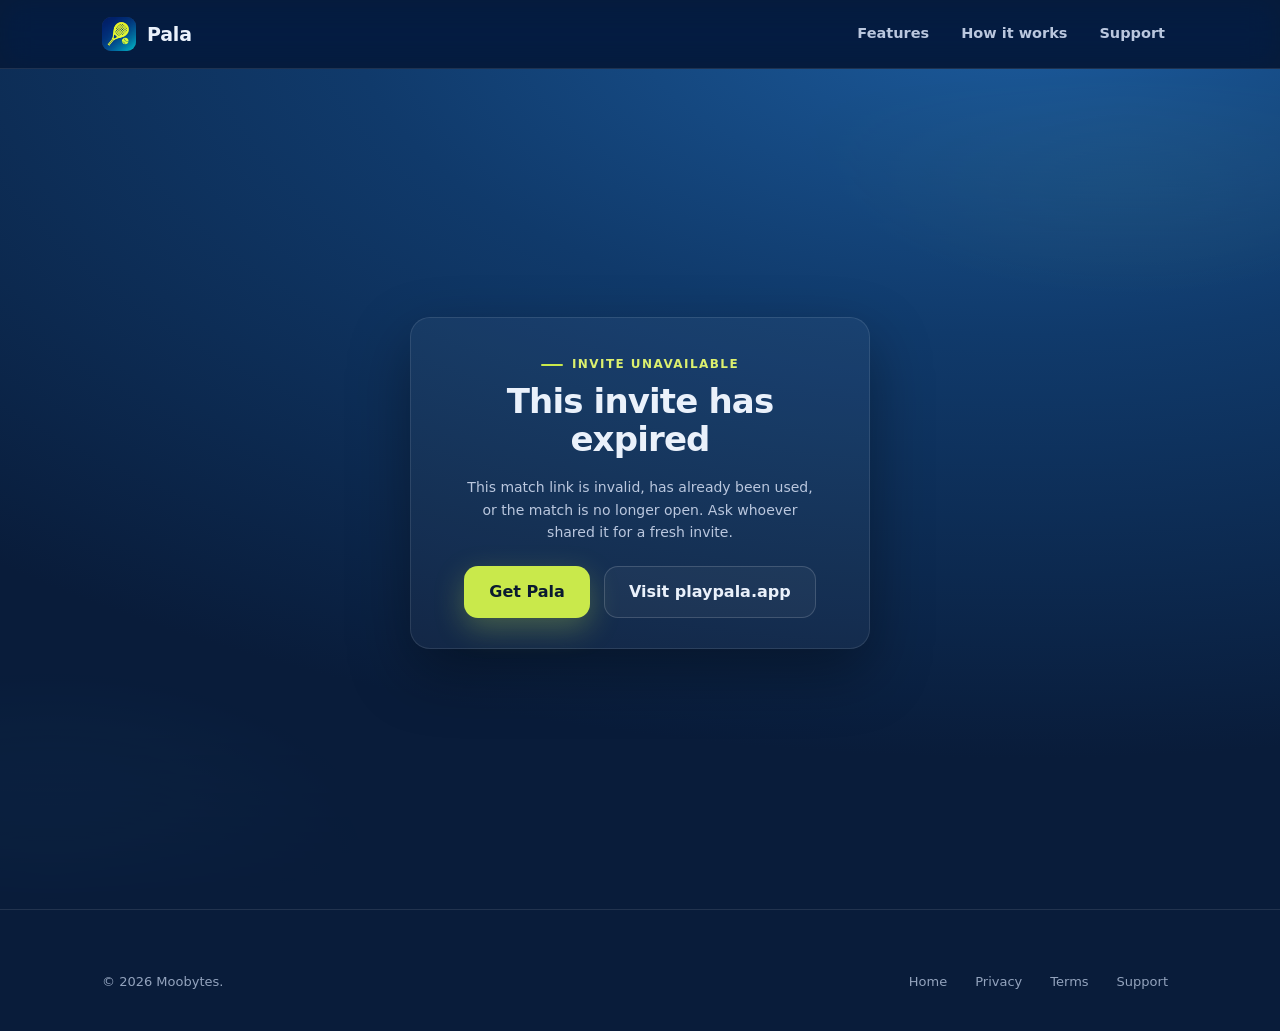
<file: m.html>
<!DOCTYPE html>
<html lang="en">
<head>
<meta charset="UTF-8" />
<meta name="viewport" content="width=device-width, initial-scale=1.0" />
<title>Match invite — Pala</title>
<meta name="robots" content="noindex" />
<meta name="theme-color" content="#091C3A" />
<link rel="canonical" href="https://playpala.app/m.html" />
<link rel="icon" type="image/png" sizes="32x32" href="assets/favicon-32.png" />
<link rel="apple-touch-icon" href="assets/apple-touch-icon.png" />
<link rel="stylesheet" href="styles.css" />
<style>
  .inv { min-height: 72vh; display: grid; place-items: center; text-align: center; }
  .inv .card { width: min(92vw, 460px); background: var(--surface, rgba(255,255,255,.04));
    border: 1px solid var(--hairline, rgba(255,255,255,.10)); border-radius: 20px; padding: 30px 26px;
    box-shadow: 0 24px 60px rgba(0,0,0,.35); }
  .inv .eyebrow { text-transform: uppercase; letter-spacing: .12em; font-size: 12px; font-weight: 700;
    color: var(--lime-soft, #c8f560); margin: 0 0 8px; }
  .inv h1 { font-size: clamp(24px, 4vw, 34px); margin: 0 0 6px; line-height: 1.12; }
  .inv .when { color: var(--on-navy-muted); font-size: 16px; margin: 2px 0; }
  .inv .meta-row { display: flex; gap: 8px; justify-content: center; flex-wrap: wrap; margin: 16px 0 6px; }
  .inv .chip { font-size: 13px; font-weight: 600; padding: 6px 12px; border-radius: 999px;
    background: rgba(255,255,255,.06); border: 1px solid rgba(255,255,255,.10); color: var(--on-navy, #eaf0ff); }
  .inv .spots { color: var(--lime-soft, #c8f560); font-weight: 700; }
  .inv .note { color: var(--on-navy-muted); font-size: 14px; max-width: 360px; margin: 18px auto 0; }
  .inv .cta-row { justify-content: center; margin-top: 22px; }
  .inv .muted { color: var(--on-navy-muted); }
  .inv[hidden], [hidden] { display: none !important; }
</style>

<!-- Microsoft Clarity -->
<script type="text/javascript">
    (function(c,l,a,r,i,t,y){
        c[a]=c[a]||function(){(c[a].q=c[a].q||[]).push(arguments)};
        t=l.createElement(r);t.async=1;t.src="https://www.clarity.ms/tag/"+i;
        y=l.getElementsByTagName(r)[0];y.parentNode.insertBefore(t,y);
    })(window, document, "clarity", "script", "x5sfnk51pd");
</script>
</head>
<body>
<a class="skip" href="#main">Skip to content</a>

<header class="nav">
  <div class="container inner">
    <a class="brand" href="index.html" aria-label="Pala home">
      <img src="assets/pala-icon-64.png" alt="" width="34" height="34" />
      <span>Pala</span>
    </a>
    <nav class="nav-links" aria-label="Primary">
      <a href="index.html#features">Features</a>
      <a href="index.html#how">How it works</a>
      <a href="support.html">Support</a>
    </nav>
  </div>
</header>

<main id="main" class="hero court-tex">
  <div class="container inv">
    <!-- Loading -->
    <div id="state-loading">
      <p class="muted">Loading your match invite…</p>
    </div>

    <!-- Valid invite -->
    <div id="state-invite" class="card" hidden>
      <p class="eyebrow">You're invited to play</p>
      <h1 id="ev-title">Padel match</h1>
      <p class="when" id="ev-when"></p>
      <p class="when" id="ev-where"></p>
      <div class="meta-row">
        <span class="chip" id="ev-host"></span>
        <span class="chip" id="ev-spots"></span>
      </div>
      <div class="cta-row">
        <a class="btn btn-lime" id="cta-app" href="https://apps.apple.com/app/id6758635172">Get Pala to RSVP</a>
      </div>
      <p class="note">Open this link on your iPhone with <strong>Pala</strong> installed to RSVP instantly. New here? Install Pala, sign in, and the invite opens automatically.</p>
    </div>

    <!-- Invalid / expired -->
    <div id="state-invalid" class="card" hidden>
      <p class="eyebrow">Invite unavailable</p>
      <h1>This invite has expired</h1>
      <p class="note">This match link is invalid, has already been used, or the match is no longer open. Ask whoever shared it for a fresh invite.</p>
      <div class="cta-row">
        <a class="btn btn-lime" href="https://apps.apple.com/app/id6758635172">Get Pala</a>
        <a class="btn btn-ghost" href="index.html">Visit playpala.app</a>
      </div>
    </div>
  </div>
</main>

<footer class="footer">
  <div class="container">
    <div class="footer-bottom" style="margin-top:0;border-top:none;padding-top:0;">
      <span>© <span data-year>2026</span> Moobytes.</span>
      <span class="legal">
        <a href="index.html">Home</a>
        <a href="privacy.html">Privacy</a>
        <a href="terms.html">Terms</a>
        <a href="support.html">Support</a>
      </span>
    </div>
  </div>
</footer>

<script>
  // --- Supabase (anon, client-safe publishable key) -------------------------
  // NOTE: pointed at the DEV project for now (the only environment that exists).
  // Switch to the prod project URL + publishable key when prod is provisioned.
  var SUPABASE_URL  = "https://hlmkdpodiuhppyfpsdgm.supabase.co";
  var SUPABASE_ANON = "sb_publishable_XBagGhrf52F3_H8AqL6zjg_GBO5keXR";

  function show(id) {
    ["state-loading", "state-invite", "state-invalid"].forEach(function (s) {
      document.getElementById(s).hidden = (s !== id);
    });
  }
  function text(id, v) { document.getElementById(id).textContent = v; }

  // Token comes from ?t=<token> (404.html redirects /m/<token> here), or the path.
  function getToken() {
    var q = new URLSearchParams(location.search).get("t");
    if (q) return q.trim();
    var p = location.pathname;
    if (p.indexOf("/m/") === 0) return decodeURIComponent(p.slice(3).replace(/\/+$/, "")).trim();
    return "";
  }

  function fmtWhen(iso, tz) {
    try {
      return new Intl.DateTimeFormat("en", {
        weekday: "long", month: "long", day: "numeric",
        hour: "numeric", minute: "2-digit", timeZone: tz || undefined
      }).format(new Date(iso));
    } catch (e) { return ""; }
  }

  async function peek(token) {
    var r = await fetch(SUPABASE_URL + "/rest/v1/rpc/peek_invite", {
      method: "POST",
      headers: {
        "apikey": SUPABASE_ANON,
        "Authorization": "Bearer " + SUPABASE_ANON,
        "Content-Type": "application/json"
      },
      body: JSON.stringify({ p_token: token })
    });
    if (!r.ok) return null;                 // not_found / expired / redeemed -> invalid
    var data = await r.json();
    return (data && data.event) ? data : null;
  }

  function render(payload) {
    var ev = payload.event || {};
    if (ev.title) text("ev-title", ev.title);
    var when = fmtWhen(ev.starts_at, ev.timezone);
    text("ev-when", when || "");
    text("ev-where", ev.venue_city ? ("📍 " + ev.venue_city) : "");
    text("ev-host", ev.host_display_name ? ("Hosted by " + ev.host_display_name) : "Organized match");

    var spots = (typeof ev.spots_left === "number") ? ev.spots_left : null;
    var spotsEl = document.getElementById("ev-spots");
    if (spots !== null && spots > 0) {
      spotsEl.textContent = spots + (spots === 1 ? " spot left" : " spots left");
      spotsEl.classList.add("spots");
    } else if (payload.redeemable) {
      spotsEl.textContent = "Match full — join the waitlist";
    } else {
      spotsEl.textContent = "Match full";
    }
    show("state-invite");
  }

  (async function () {
    var token = getToken();
    if (!token) { show("state-invalid"); return; }
    try {
      var payload = await peek(token);
      if (payload) render(payload); else show("state-invalid");
    } catch (e) {
      show("state-invalid");
    }
  })();
</script>
<script src="app.js" defer></script>
</body>
</html>
</file>
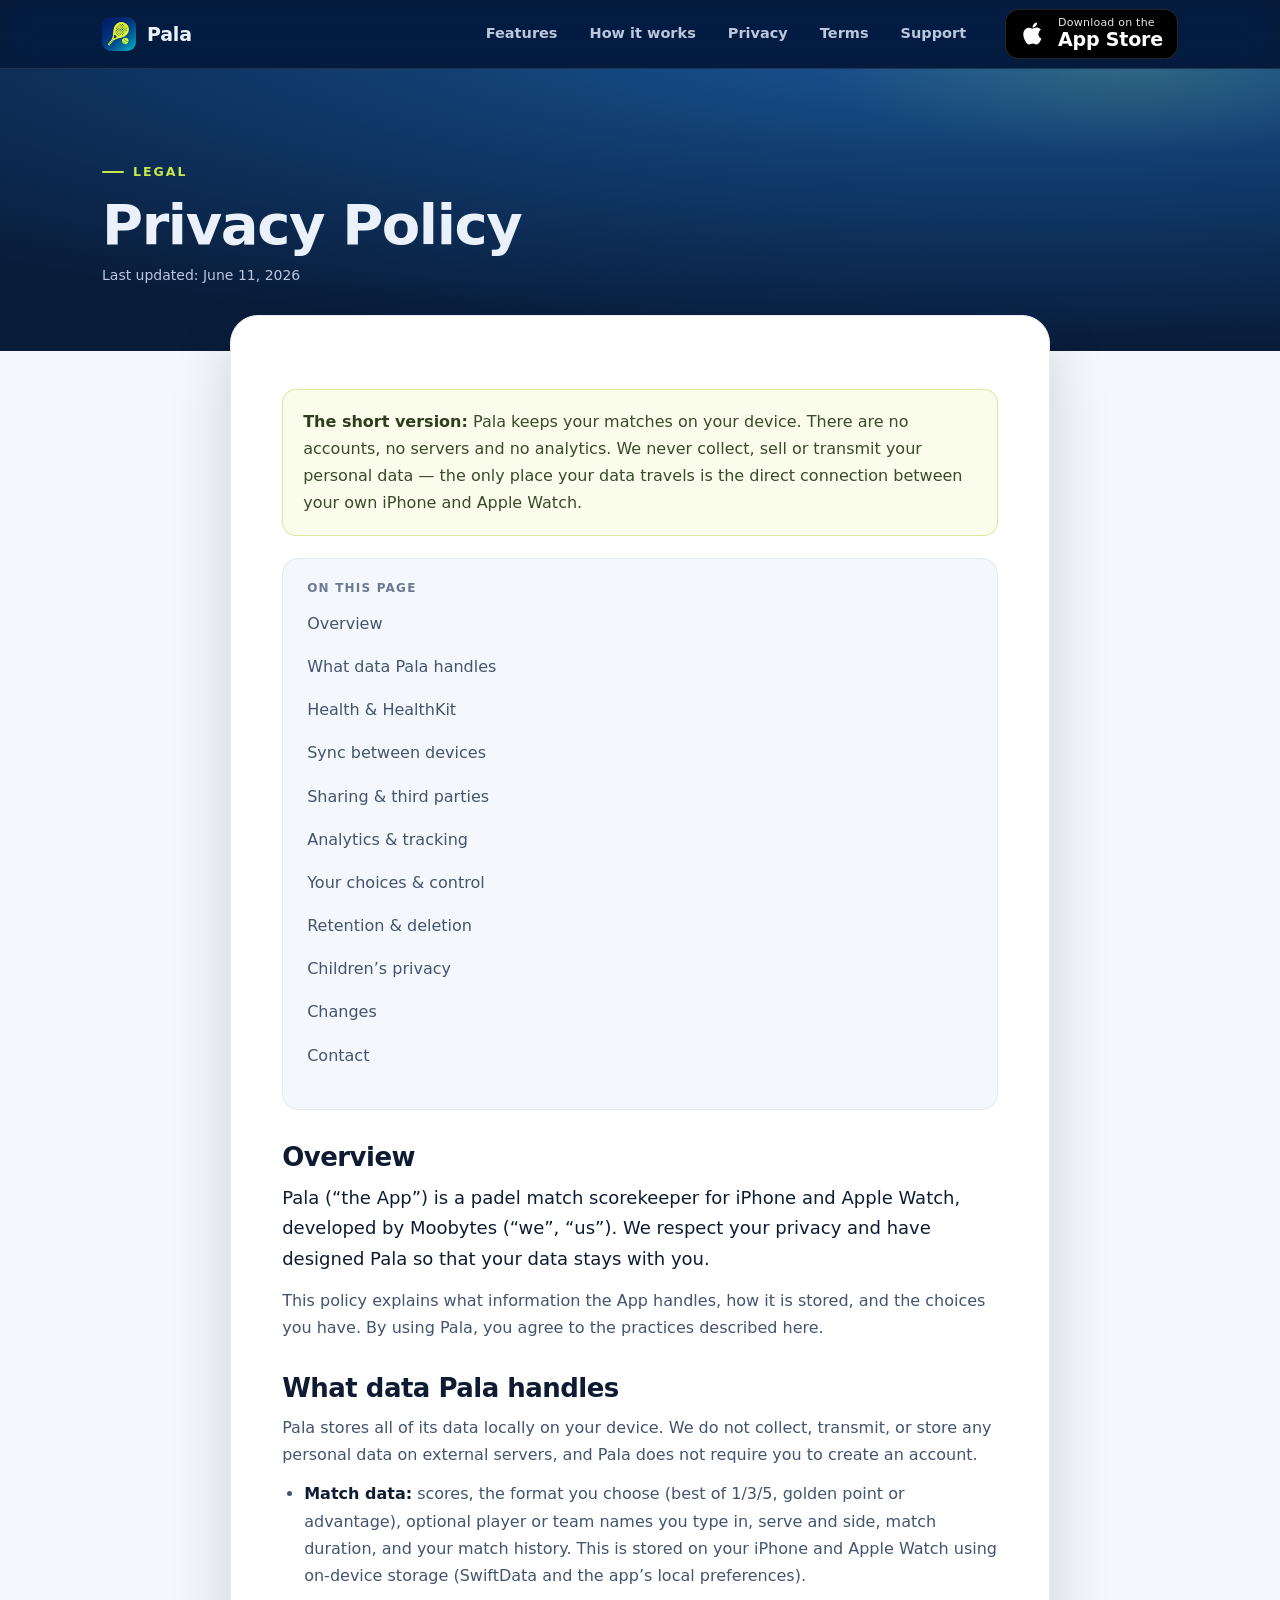
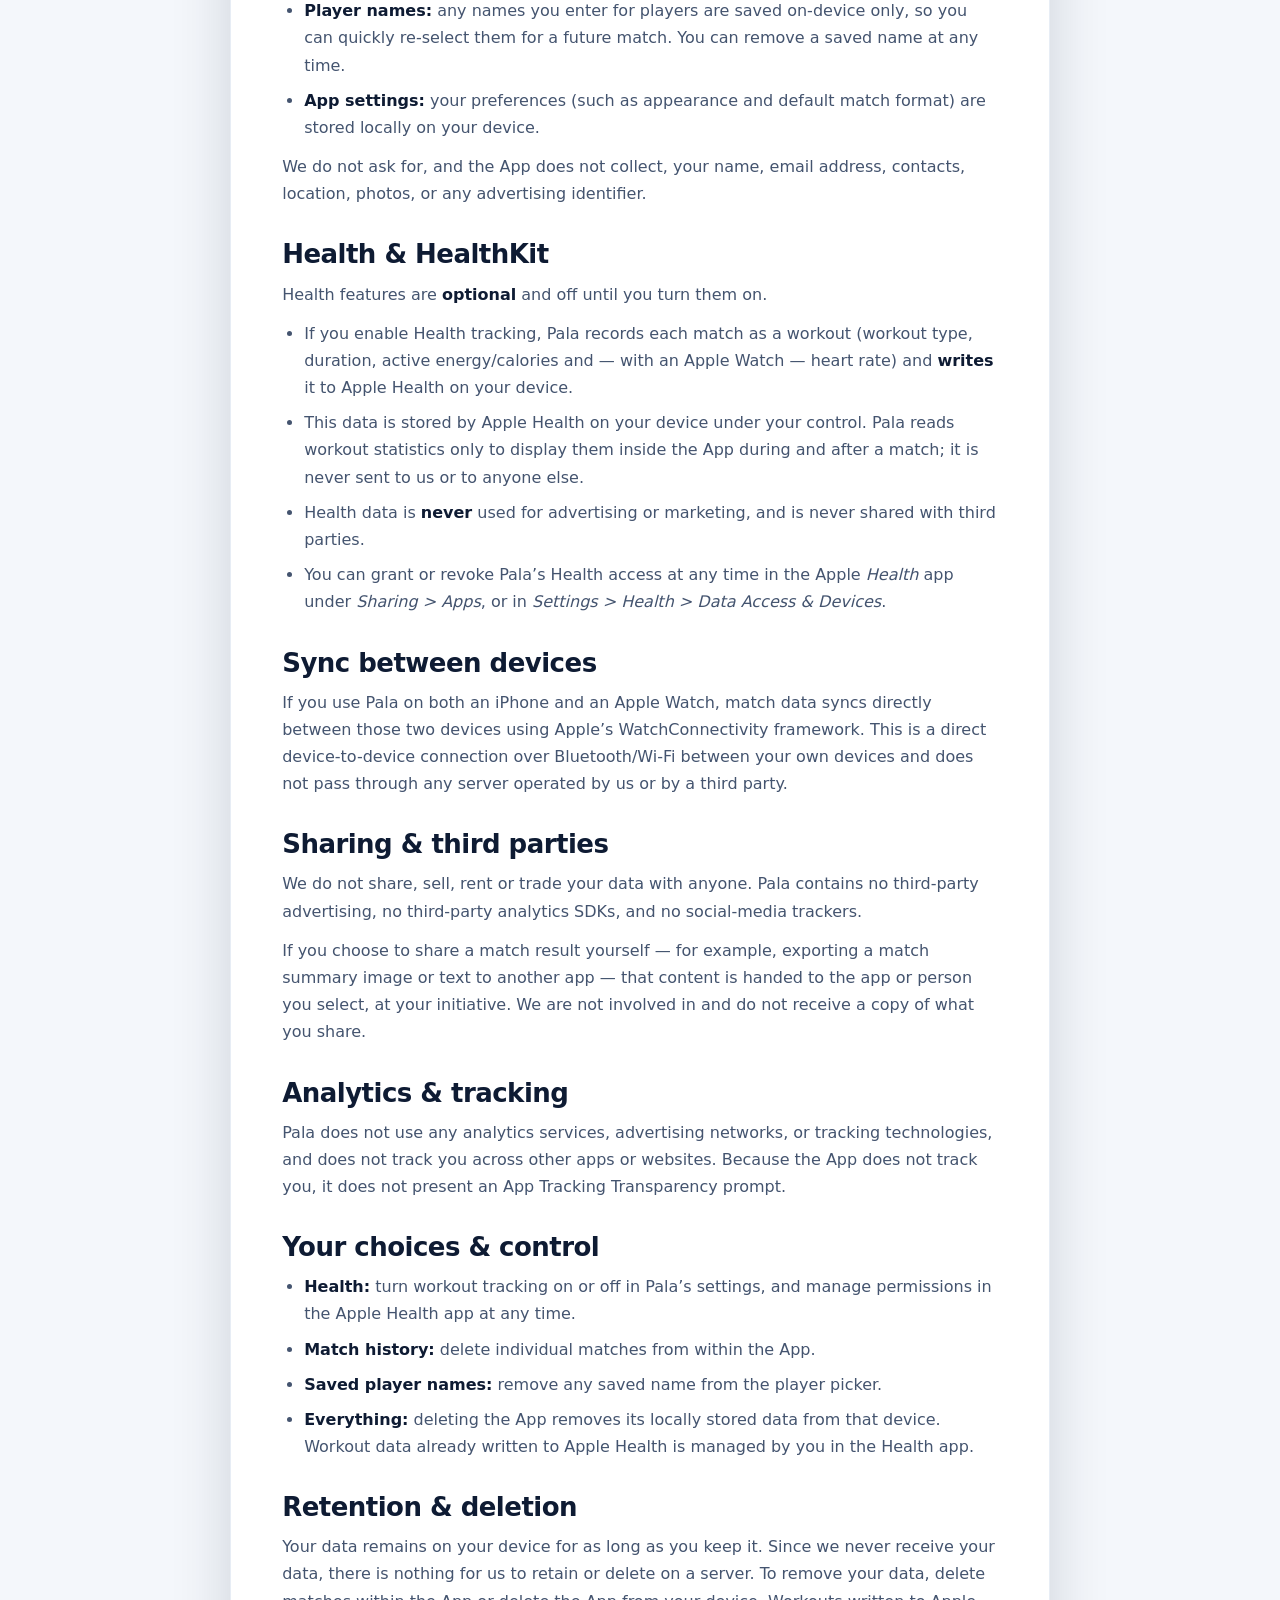
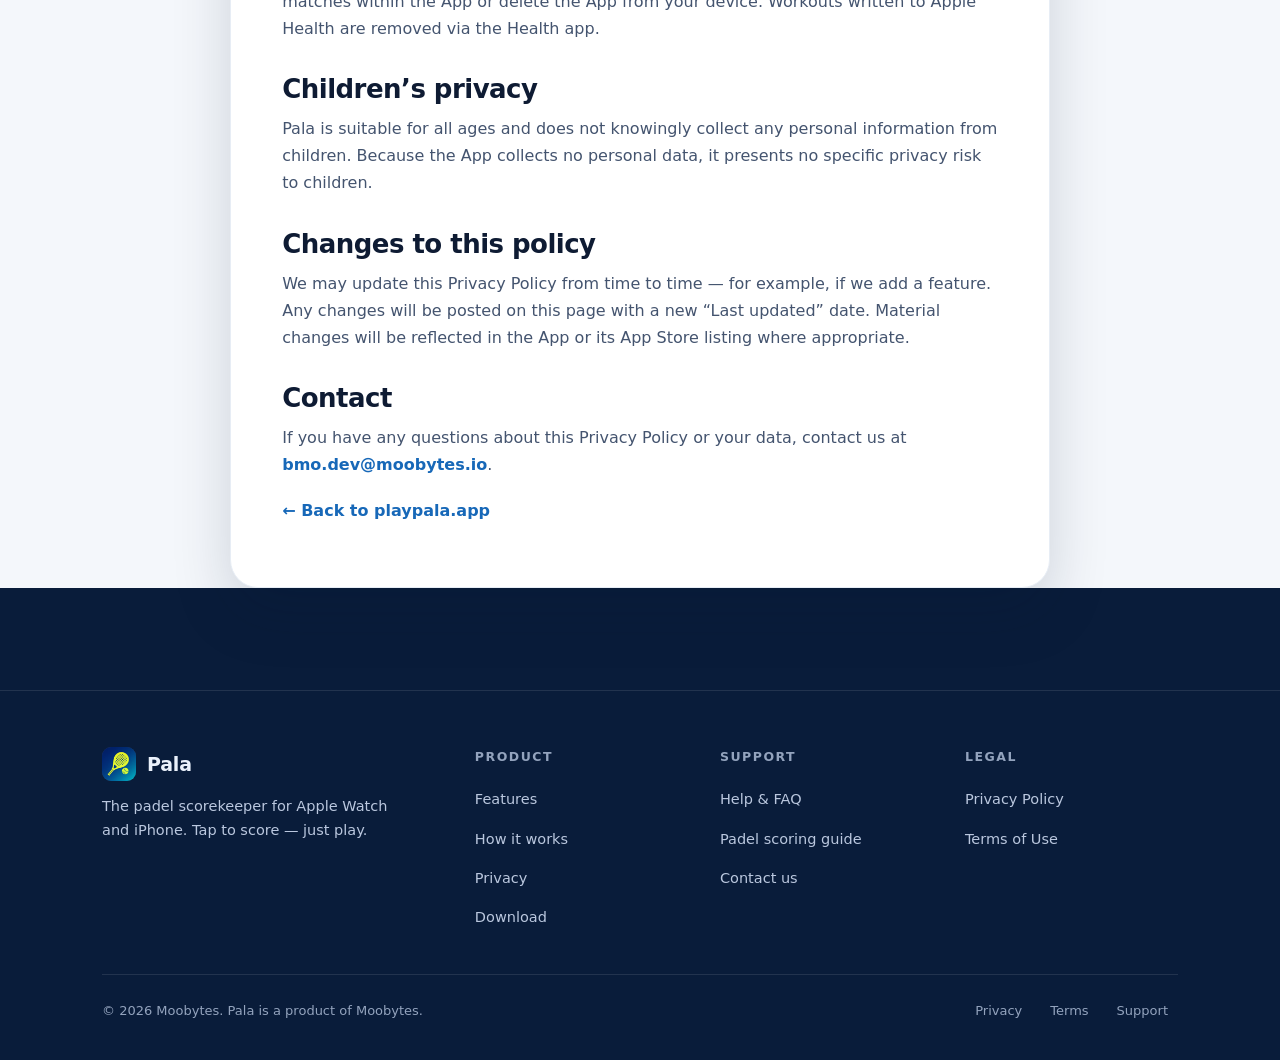
<file: privacy.html>
<!DOCTYPE html>
<html lang="en">
<head>
<meta charset="UTF-8" />
<meta name="viewport" content="width=device-width, initial-scale=1.0" />
<title>Privacy Policy — Pala</title>
<meta name="description" content="Pala's privacy policy. Pala stores your padel matches on-device, has no accounts or servers, and does not track you." />
<meta name="theme-color" content="#091C3A" />
<link rel="canonical" href="https://playpala.app/privacy.html" />
<link rel="manifest" href="site.webmanifest" />
<meta property="og:type" content="website" />
<meta property="og:site_name" content="Pala" />
<meta property="og:title" content="Privacy Policy — Pala" />
<meta property="og:description" content="Pala keeps your padel matches on-device. No accounts, no servers, no tracking." />
<meta property="og:url" content="https://playpala.app/privacy.html" />
<meta property="og:image" content="https://playpala.app/assets/og-image.png" />
<meta name="twitter:card" content="summary_large_image" />
<script type="application/ld+json">
{ "@context": "https://schema.org", "@type": "BreadcrumbList", "itemListElement": [
  { "@type": "ListItem", "position": 1, "name": "Home", "item": "https://playpala.app/" },
  { "@type": "ListItem", "position": 2, "name": "Privacy Policy", "item": "https://playpala.app/privacy.html" }
] }
</script>
<link rel="icon" type="image/png" sizes="32x32" href="assets/favicon-32.png" />
<link rel="apple-touch-icon" href="assets/apple-touch-icon.png" />
<link rel="stylesheet" href="styles.css" />

<!-- Microsoft Clarity -->
<script type="text/javascript">
    (function(c,l,a,r,i,t,y){
        c[a]=c[a]||function(){(c[a].q=c[a].q||[]).push(arguments)};
        t=l.createElement(r);t.async=1;t.src="https://www.clarity.ms/tag/"+i;
        y=l.getElementsByTagName(r)[0];y.parentNode.insertBefore(t,y);
    })(window, document, "clarity", "script", "x5sfnk51pd");
</script>
</head>
<body>
<a class="skip" href="#main">Skip to content</a>

<header class="nav">
  <div class="container inner">
    <a class="brand" href="index.html" aria-label="Pala home">
      <img src="assets/pala-icon-64.png" alt="" width="34" height="34" />
      <span>Pala</span>
    </a>
    <button class="nav-toggle" aria-label="Toggle menu" aria-expanded="false" aria-controls="nav-menu">
      <svg viewBox="0 0 24 24" fill="none"><path d="M4 7h16M4 12h16M4 17h16" stroke-width="2" stroke-linecap="round"/></svg>
    </button>
    <nav class="nav-links" id="nav-menu" aria-label="Primary">
      <a href="index.html#features">Features</a>
      <a href="index.html#how">How it works</a>
      <a href="privacy.html">Privacy</a>
      <a href="terms.html">Terms</a>
      <a href="support.html">Support</a>
    </nav>
    <a class="appstore nav-cta desktop" href="https://apps.apple.com/app/pala-padel-scorekeeper/id6758635172"
       aria-label="Download Pala on the App Store" style="min-height:44px;padding:7px 14px;">
      <svg viewBox="0 0 24 24" aria-hidden="true"><path d="M17.05 12.04c-.03-2.6 2.12-3.84 2.21-3.9-1.2-1.76-3.08-2-3.75-2.03-1.6-.16-3.12.94-3.93.94-.81 0-2.06-.92-3.39-.9-1.74.03-3.35 1.01-4.25 2.57-1.81 3.14-.46 7.79 1.3 10.34.86 1.25 1.89 2.65 3.24 2.6 1.3-.05 1.79-.84 3.36-.84 1.57 0 2.01.84 3.39.81 1.4-.02 2.29-1.27 3.14-2.53.99-1.45 1.4-2.85 1.42-2.92-.03-.01-2.73-1.05-2.76-4.16zM14.6 4.6c.71-.86 1.19-2.06 1.06-3.25-1.02.04-2.26.68-2.99 1.54-.66.76-1.23 1.98-1.08 3.15 1.14.09 2.3-.58 3.01-1.44z"/></svg>
      <span class="t"><small>Download on the</small><b>App Store</b></span>
    </a>
  </div>
</header>

<main id="main">
  <section class="doc-hero">
    <div class="container inner">
      <span class="eyebrow">Legal</span>
      <h1>Privacy Policy</h1>
      <p class="updated">Last updated: June 11, 2026</p>
    </div>
  </section>

  <div class="doc-wrap">
    <article class="doc">
      <div class="callout">
        <p><strong>The short version:</strong> Pala keeps your matches on your device. There are no accounts, no servers and no analytics. We never collect, sell or transmit your personal data — the only place your data travels is the direct connection between your own iPhone and Apple&nbsp;Watch.</p>
      </div>

      <nav class="toc" aria-label="Contents">
        <h4>On this page</h4>
        <ul>
          <li><a href="#overview">Overview</a></li>
          <li><a href="#collect">What data Pala handles</a></li>
          <li><a href="#health">Health &amp; HealthKit</a></li>
          <li><a href="#sync">Sync between devices</a></li>
          <li><a href="#sharing">Sharing &amp; third parties</a></li>
          <li><a href="#tracking">Analytics &amp; tracking</a></li>
          <li><a href="#choices">Your choices &amp; control</a></li>
          <li><a href="#retention">Retention &amp; deletion</a></li>
          <li><a href="#children">Children’s privacy</a></li>
          <li><a href="#changes">Changes</a></li>
          <li><a href="#contact">Contact</a></li>
        </ul>
      </nav>

      <h2 id="overview">Overview</h2>
      <p class="lead">Pala (“the App”) is a padel match scorekeeper for iPhone and Apple&nbsp;Watch, developed by Moobytes (“we”, “us”). We respect your privacy and have designed Pala so that your data stays with you.</p>
      <p>This policy explains what information the App handles, how it is stored, and the choices you have. By using Pala, you agree to the practices described here.</p>

      <h2 id="collect">What data Pala handles</h2>
      <p>Pala stores all of its data locally on your device. We do not collect, transmit, or store any personal data on external servers, and Pala does not require you to create an account.</p>
      <ul>
        <li><strong>Match data:</strong> scores, the format you choose (best of 1/3/5, golden point or advantage), optional player or team names you type in, serve and side, match duration, and your match history. This is stored on your iPhone and Apple&nbsp;Watch using on-device storage (SwiftData and the app’s local preferences).</li>
        <li><strong>Player names:</strong> any names you enter for players are saved on-device only, so you can quickly re-select them for a future match. You can remove a saved name at any time.</li>
        <li><strong>App settings:</strong> your preferences (such as appearance and default match format) are stored locally on your device.</li>
      </ul>
      <p>We do not ask for, and the App does not collect, your name, email address, contacts, location, photos, or any advertising identifier.</p>

      <h2 id="health">Health &amp; HealthKit</h2>
      <p>Health features are <strong>optional</strong> and off until you turn them on.</p>
      <ul>
        <li>If you enable Health tracking, Pala records each match as a workout (workout type, duration, active energy/calories and — with an Apple&nbsp;Watch — heart rate) and <strong>writes</strong> it to Apple Health on your device.</li>
        <li>This data is stored by Apple Health on your device under your control. Pala reads workout statistics only to display them inside the App during and after a match; it is never sent to us or to anyone else.</li>
        <li>Health data is <strong>never</strong> used for advertising or marketing, and is never shared with third parties.</li>
        <li>You can grant or revoke Pala’s Health access at any time in the Apple <em>Health</em> app under <em>Sharing &gt; Apps</em>, or in <em>Settings &gt; Health &gt; Data Access &amp; Devices</em>.</li>
      </ul>

      <h2 id="sync">Sync between devices</h2>
      <p>If you use Pala on both an iPhone and an Apple&nbsp;Watch, match data syncs directly between those two devices using Apple’s WatchConnectivity framework. This is a direct device-to-device connection over Bluetooth/Wi-Fi between your own devices and does not pass through any server operated by us or by a third party.</p>

      <h2 id="sharing">Sharing &amp; third parties</h2>
      <p>We do not share, sell, rent or trade your data with anyone. Pala contains no third-party advertising, no third-party analytics SDKs, and no social-media trackers.</p>
      <p>If you choose to share a match result yourself — for example, exporting a match summary image or text to another app — that content is handed to the app or person you select, at your initiative. We are not involved in and do not receive a copy of what you share.</p>

      <h2 id="tracking">Analytics &amp; tracking</h2>
      <p>Pala does not use any analytics services, advertising networks, or tracking technologies, and does not track you across other apps or websites. Because the App does not track you, it does not present an App Tracking Transparency prompt.</p>

      <h2 id="choices">Your choices &amp; control</h2>
      <ul>
        <li><strong>Health:</strong> turn workout tracking on or off in Pala’s settings, and manage permissions in the Apple Health app at any time.</li>
        <li><strong>Match history:</strong> delete individual matches from within the App.</li>
        <li><strong>Saved player names:</strong> remove any saved name from the player picker.</li>
        <li><strong>Everything:</strong> deleting the App removes its locally stored data from that device. Workout data already written to Apple Health is managed by you in the Health app.</li>
      </ul>

      <h2 id="retention">Retention &amp; deletion</h2>
      <p>Your data remains on your device for as long as you keep it. Since we never receive your data, there is nothing for us to retain or delete on a server. To remove your data, delete matches within the App or delete the App from your device. Workouts written to Apple Health are removed via the Health app.</p>

      <h2 id="children">Children’s privacy</h2>
      <p>Pala is suitable for all ages and does not knowingly collect any personal information from children. Because the App collects no personal data, it presents no specific privacy risk to children.</p>

      <h2 id="changes">Changes to this policy</h2>
      <p>We may update this Privacy Policy from time to time — for example, if we add a feature. Any changes will be posted on this page with a new “Last updated” date. Material changes will be reflected in the App or its App Store listing where appropriate.</p>

      <h2 id="contact">Contact</h2>
      <p>If you have any questions about this Privacy Policy or your data, contact us at <a href="mailto:bmo.dev@moobytes.io">bmo.dev@moobytes.io</a>.</p>
      <p style="margin-top:18px;"><a href="index.html">← Back to playpala.app</a></p>
    </article>
  </div>
</main>

<footer class="footer">
  <div class="container">
    <div class="footer-grid">
      <div>
        <a class="brand" href="index.html" aria-label="Pala home">
          <img src="assets/pala-icon-64.png" alt="" width="34" height="34" />
          <span>Pala</span>
        </a>
        <p class="tagline">The padel scorekeeper for Apple&nbsp;Watch and iPhone. Tap to score — just play.</p>
      </div>
      <div>
        <h4>Product</h4>
        <ul>
          <li><a href="index.html#features">Features</a></li>
          <li><a href="index.html#how">How it works</a></li>
          <li><a href="index.html#privacy">Privacy</a></li>
          <li><a href="https://apps.apple.com/app/pala-padel-scorekeeper/id6758635172">Download</a></li>
        </ul>
      </div>
      <div>
        <h4>Support</h4>
        <ul>
          <li><a href="support.html">Help &amp; FAQ</a></li>
          <li><a href="how-padel-scoring-works.html">Padel scoring guide</a></li>
          <li><a href="mailto:bmo.dev@moobytes.io">Contact us</a></li>
        </ul>
      </div>
      <div>
        <h4>Legal</h4>
        <ul>
          <li><a href="privacy.html">Privacy Policy</a></li>
          <li><a href="terms.html">Terms of Use</a></li>
        </ul>
      </div>
    </div>
    <div class="footer-bottom">
      <span>© <span data-year>2026</span> Moobytes. Pala is a product of Moobytes.</span>
      <span class="legal">
        <a href="privacy.html">Privacy</a>
        <a href="terms.html">Terms</a>
        <a href="support.html">Support</a>
      </span>
    </div>
  </div>
</footer>

<script src="app.js" defer></script>
</body>
</html>
</file>
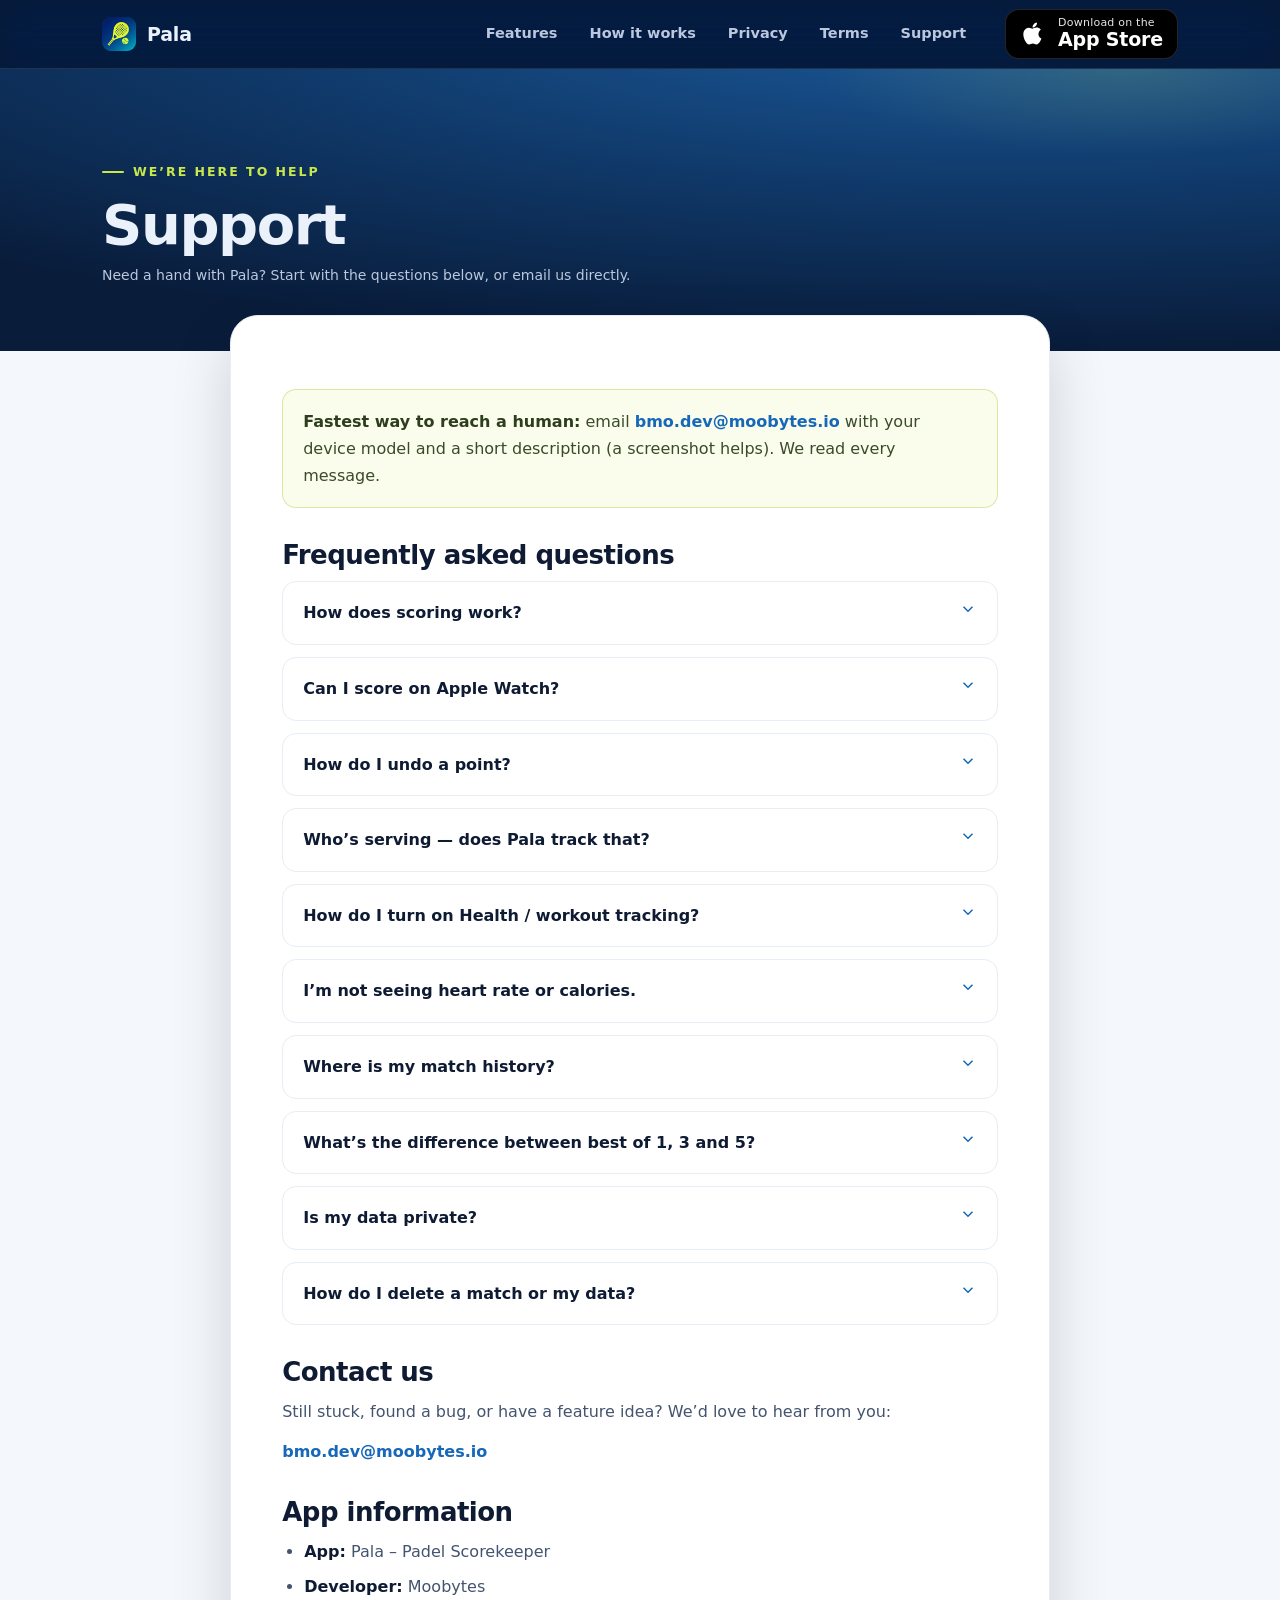
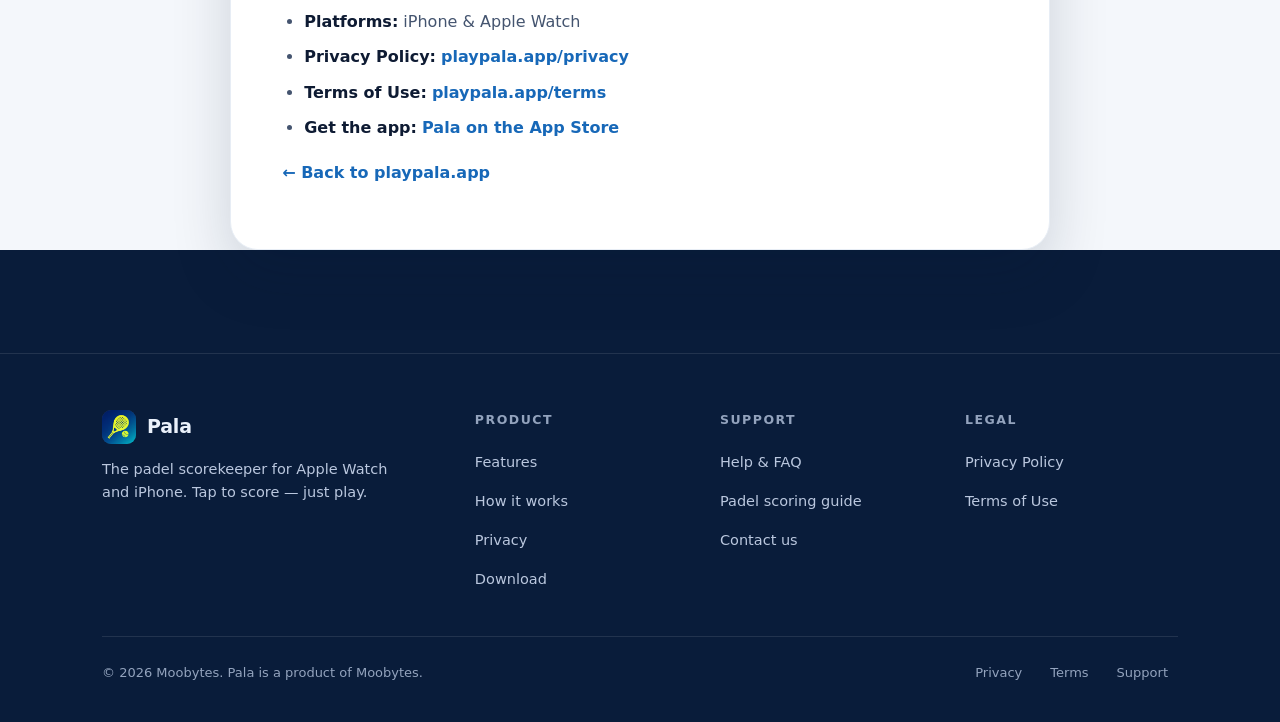
<file: support.html>
<!DOCTYPE html>
<html lang="en">
<head>
<meta charset="UTF-8" />
<meta name="viewport" content="width=device-width, initial-scale=1.0" />
<title>Support — Pala</title>
<meta name="description" content="Help and frequently asked questions for Pala, the padel scorekeeper for Apple Watch and iPhone." />
<meta name="theme-color" content="#091C3A" />
<link rel="canonical" href="https://playpala.app/support.html" />
<link rel="manifest" href="site.webmanifest" />
<meta property="og:type" content="website" />
<meta property="og:site_name" content="Pala" />
<meta property="og:title" content="Support — Pala" />
<meta property="og:description" content="Help and frequently asked questions for Pala, the padel scorekeeper for Apple Watch and iPhone." />
<meta property="og:url" content="https://playpala.app/support.html" />
<meta property="og:image" content="https://playpala.app/assets/og-image.png" />
<meta name="twitter:card" content="summary_large_image" />
<script type="application/ld+json">
{ "@context": "https://schema.org", "@type": "BreadcrumbList", "itemListElement": [
  { "@type": "ListItem", "position": 1, "name": "Home", "item": "https://playpala.app/" },
  { "@type": "ListItem", "position": 2, "name": "Support", "item": "https://playpala.app/support.html" }
] }
</script>
<link rel="icon" type="image/png" sizes="32x32" href="assets/favicon-32.png" />
<link rel="apple-touch-icon" href="assets/apple-touch-icon.png" />
<link rel="stylesheet" href="styles.css" />

<!-- Microsoft Clarity -->
<script type="text/javascript">
    (function(c,l,a,r,i,t,y){
        c[a]=c[a]||function(){(c[a].q=c[a].q||[]).push(arguments)};
        t=l.createElement(r);t.async=1;t.src="https://www.clarity.ms/tag/"+i;
        y=l.getElementsByTagName(r)[0];y.parentNode.insertBefore(t,y);
    })(window, document, "clarity", "script", "x5sfnk51pd");
</script>
</head>
<body>
<a class="skip" href="#main">Skip to content</a>

<header class="nav">
  <div class="container inner">
    <a class="brand" href="index.html" aria-label="Pala home">
      <img src="assets/pala-icon-64.png" alt="" width="34" height="34" />
      <span>Pala</span>
    </a>
    <button class="nav-toggle" aria-label="Toggle menu" aria-expanded="false" aria-controls="nav-menu">
      <svg viewBox="0 0 24 24" fill="none"><path d="M4 7h16M4 12h16M4 17h16" stroke-width="2" stroke-linecap="round"/></svg>
    </button>
    <nav class="nav-links" id="nav-menu" aria-label="Primary">
      <a href="index.html#features">Features</a>
      <a href="index.html#how">How it works</a>
      <a href="privacy.html">Privacy</a>
      <a href="terms.html">Terms</a>
      <a href="support.html">Support</a>
    </nav>
    <a class="appstore nav-cta desktop" href="https://apps.apple.com/app/pala-padel-scorekeeper/id6758635172"
       aria-label="Download Pala on the App Store" style="min-height:44px;padding:7px 14px;">
      <svg viewBox="0 0 24 24" aria-hidden="true"><path d="M17.05 12.04c-.03-2.6 2.12-3.84 2.21-3.9-1.2-1.76-3.08-2-3.75-2.03-1.6-.16-3.12.94-3.93.94-.81 0-2.06-.92-3.39-.9-1.74.03-3.35 1.01-4.25 2.57-1.81 3.14-.46 7.79 1.3 10.34.86 1.25 1.89 2.65 3.24 2.6 1.3-.05 1.79-.84 3.36-.84 1.57 0 2.01.84 3.39.81 1.4-.02 2.29-1.27 3.14-2.53.99-1.45 1.4-2.85 1.42-2.92-.03-.01-2.73-1.05-2.76-4.16zM14.6 4.6c.71-.86 1.19-2.06 1.06-3.25-1.02.04-2.26.68-2.99 1.54-.66.76-1.23 1.98-1.08 3.15 1.14.09 2.3-.58 3.01-1.44z"/></svg>
      <span class="t"><small>Download on the</small><b>App Store</b></span>
    </a>
  </div>
</header>

<main id="main">
  <section class="doc-hero">
    <div class="container inner">
      <span class="eyebrow">We’re here to help</span>
      <h1>Support</h1>
      <p class="updated">Need a hand with Pala? Start with the questions below, or email us directly.</p>
    </div>
  </section>

  <div class="doc-wrap">
    <article class="doc">
      <div class="callout">
        <p><strong>Fastest way to reach a human:</strong> email <a href="mailto:bmo.dev@moobytes.io">bmo.dev@moobytes.io</a> with your device model and a short description (a screenshot helps). We read every message.</p>
      </div>

      <h2>Frequently asked questions</h2>

      <details class="qa">
        <summary>How does scoring work? <span class="chev"><svg viewBox="0 0 24 24"><path d="m6 9 6 6 6-6"/></svg></span></summary>
        <div class="body"><p>Tap the team that won the point. Pala follows standard padel rules: games go to 40 with deuce/advantage or a single golden point at 40–40, sets are won at 6 games with a two-game lead, and a tie-break is played at 6–6. You choose best of 1, 3 or 5 when you start a match.</p></div>
      </details>

      <details class="qa">
        <summary>Can I score on Apple Watch? <span class="chev"><svg viewBox="0 0 24 24"><path d="m6 9 6 6 6-6"/></svg></span></summary>
        <div class="body"><p>Yes. Start a match on either your iPhone or your Apple&nbsp;Watch and score from your wrist in one tap. Scores sync automatically between the two devices over Bluetooth. You don’t need an Apple&nbsp;Watch to use Pala — it works great on iPhone alone, too.</p></div>
      </details>

      <details class="qa">
        <summary>How do I undo a point? <span class="chev"><svg viewBox="0 0 24 24"><path d="m6 9 6 6 6-6"/></svg></span></summary>
        <div class="body"><p>Tap the undo button during a match to reverse the last scored point. You can undo several points in a row. On Apple&nbsp;Watch you can also rotate the Digital Crown backwards to undo without looking.</p></div>
      </details>

      <details class="qa">
        <summary>Who’s serving — does Pala track that? <span class="chev"><svg viewBox="0 0 24 24"><path d="m6 9 6 6 6-6"/></svg></span></summary>
        <div class="body"><p>Yes. Pala tracks the serving player and side and updates them automatically as games and sets progress, so you never have to ask “who’s serving?”. If you ever need to correct it, you can set the server right from the scoring screen.</p></div>
      </details>

      <details class="qa">
        <summary>How do I turn on Health / workout tracking? <span class="chev"><svg viewBox="0 0 24 24"><path d="m6 9 6 6 6-6"/></svg></span></summary>
        <div class="body"><p>Open Pala’s settings (or accept the prompt during onboarding) and enable Health tracking. Pala will ask permission to save workouts to Apple Health. Each match is then saved as a workout with duration and calories — and heart rate when you wear an Apple&nbsp;Watch. You can turn it off any time in Pala, and manage or revoke access in the Apple Health app under <em>Sharing &gt; Apps</em>.</p></div>
      </details>

      <details class="qa">
        <summary>I’m not seeing heart rate or calories. <span class="chev"><svg viewBox="0 0 24 24"><path d="m6 9 6 6 6-6"/></svg></span></summary>
        <div class="body"><p>Heart rate requires an Apple&nbsp;Watch worn during the match, with Health access granted to Pala. Check that workout tracking is enabled in Pala and that Pala has permission in <em>Settings &gt; Health &gt; Data Access &amp; Devices</em>. After a reinstall you may need to grant Health access again.</p></div>
      </details>

      <details class="qa">
        <summary>Where is my match history? <span class="chev"><svg viewBox="0 0 24 24"><path d="m6 9 6 6 6-6"/></svg></span></summary>
        <div class="body"><p>Completed matches are saved automatically. Open the History tab to see every match with set-by-set detail, or the Statistics tab for your win rate, streaks and head-to-head records over time.</p></div>
      </details>

      <details class="qa">
        <summary>What’s the difference between best of 1, 3 and 5? <span class="chev"><svg viewBox="0 0 24 24"><path d="m6 9 6 6 6-6"/></svg></span></summary>
        <div class="body"><p>Best of 1 is a single set. Best of 3 means the first team to win 2 sets wins the match; best of 5 means the first to 3. Most padel matches are best of 3.</p></div>
      </details>

      <details class="qa">
        <summary>Is my data private? <span class="chev"><svg viewBox="0 0 24 24"><path d="m6 9 6 6 6-6"/></svg></span></summary>
        <div class="body"><p>Yes. Pala stores everything on your device, with no accounts and no servers. It doesn’t track you or use analytics. Sync between iPhone and Apple&nbsp;Watch is a direct device-to-device connection. See our <a href="privacy.html">Privacy Policy</a> for the full detail.</p></div>
      </details>

      <details class="qa">
        <summary>How do I delete a match or my data? <span class="chev"><svg viewBox="0 0 24 24"><path d="m6 9 6 6 6-6"/></svg></span></summary>
        <div class="body"><p>Delete individual matches from the History tab. Deleting the App removes its locally stored data from that device. Any workouts already saved to Apple Health are managed by you in the Health app.</p></div>
      </details>

      <h2>Contact us</h2>
      <p>Still stuck, found a bug, or have a feature idea? We’d love to hear from you:</p>
      <p><a href="mailto:bmo.dev@moobytes.io">bmo.dev@moobytes.io</a></p>

      <h2>App information</h2>
      <ul>
        <li><strong>App:</strong> Pala – Padel Scorekeeper</li>
        <li><strong>Developer:</strong> Moobytes</li>
        <li><strong>Platforms:</strong> iPhone &amp; Apple&nbsp;Watch</li>
        <li><strong>Privacy Policy:</strong> <a href="privacy.html">playpala.app/privacy</a></li>
        <li><strong>Terms of Use:</strong> <a href="terms.html">playpala.app/terms</a></li>
        <li><strong>Get the app:</strong> <a href="https://apps.apple.com/app/pala-padel-scorekeeper/id6758635172">Pala on the App Store</a></li>
      </ul>
      <p style="margin-top:18px;"><a href="index.html">← Back to playpala.app</a></p>
    </article>
  </div>
</main>

<footer class="footer">
  <div class="container">
    <div class="footer-grid">
      <div>
        <a class="brand" href="index.html" aria-label="Pala home">
          <img src="assets/pala-icon-64.png" alt="" width="34" height="34" />
          <span>Pala</span>
        </a>
        <p class="tagline">The padel scorekeeper for Apple&nbsp;Watch and iPhone. Tap to score — just play.</p>
      </div>
      <div>
        <h4>Product</h4>
        <ul>
          <li><a href="index.html#features">Features</a></li>
          <li><a href="index.html#how">How it works</a></li>
          <li><a href="index.html#privacy">Privacy</a></li>
          <li><a href="https://apps.apple.com/app/pala-padel-scorekeeper/id6758635172">Download</a></li>
        </ul>
      </div>
      <div>
        <h4>Support</h4>
        <ul>
          <li><a href="support.html">Help &amp; FAQ</a></li>
          <li><a href="how-padel-scoring-works.html">Padel scoring guide</a></li>
          <li><a href="mailto:bmo.dev@moobytes.io">Contact us</a></li>
        </ul>
      </div>
      <div>
        <h4>Legal</h4>
        <ul>
          <li><a href="privacy.html">Privacy Policy</a></li>
          <li><a href="terms.html">Terms of Use</a></li>
        </ul>
      </div>
    </div>
    <div class="footer-bottom">
      <span>© <span data-year>2026</span> Moobytes. Pala is a product of Moobytes.</span>
      <span class="legal">
        <a href="privacy.html">Privacy</a>
        <a href="terms.html">Terms</a>
        <a href="support.html">Support</a>
      </span>
    </div>
  </div>
</footer>

<script src="app.js" defer></script>
</body>
</html>
</file>
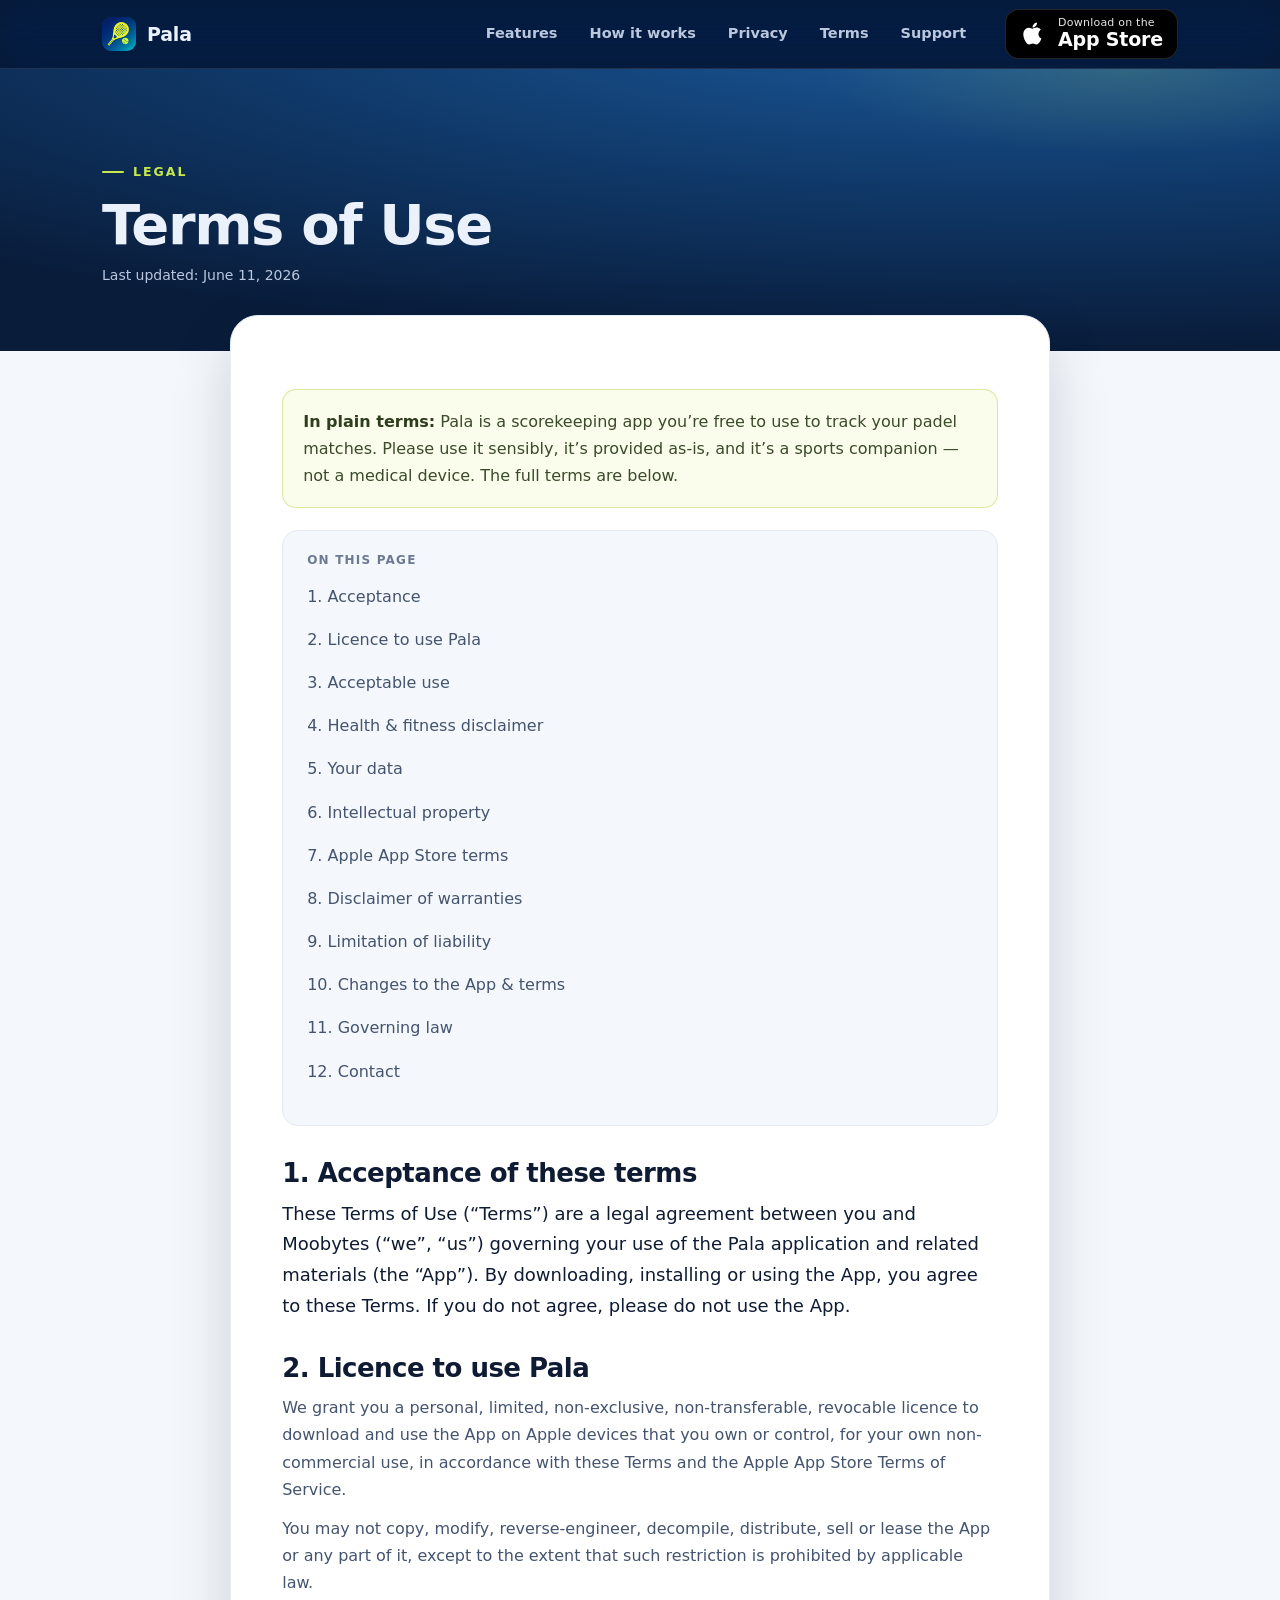
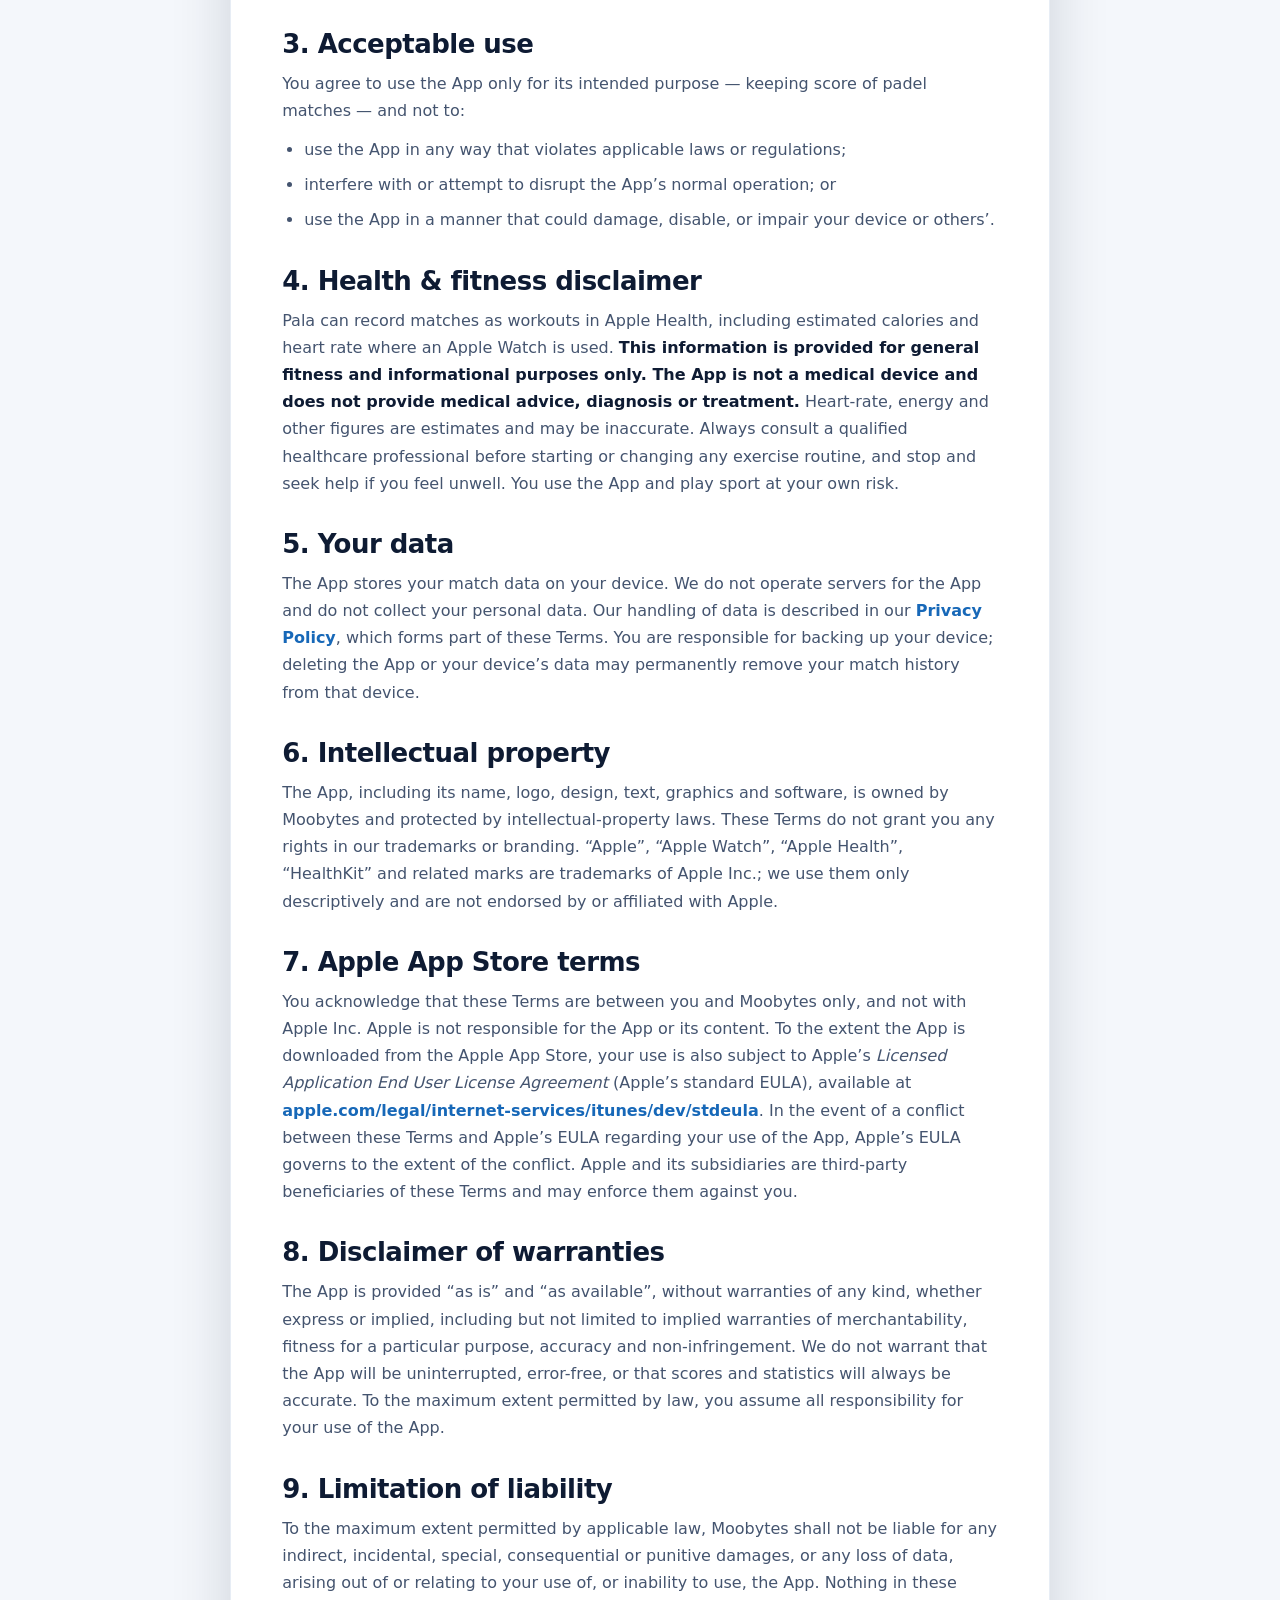
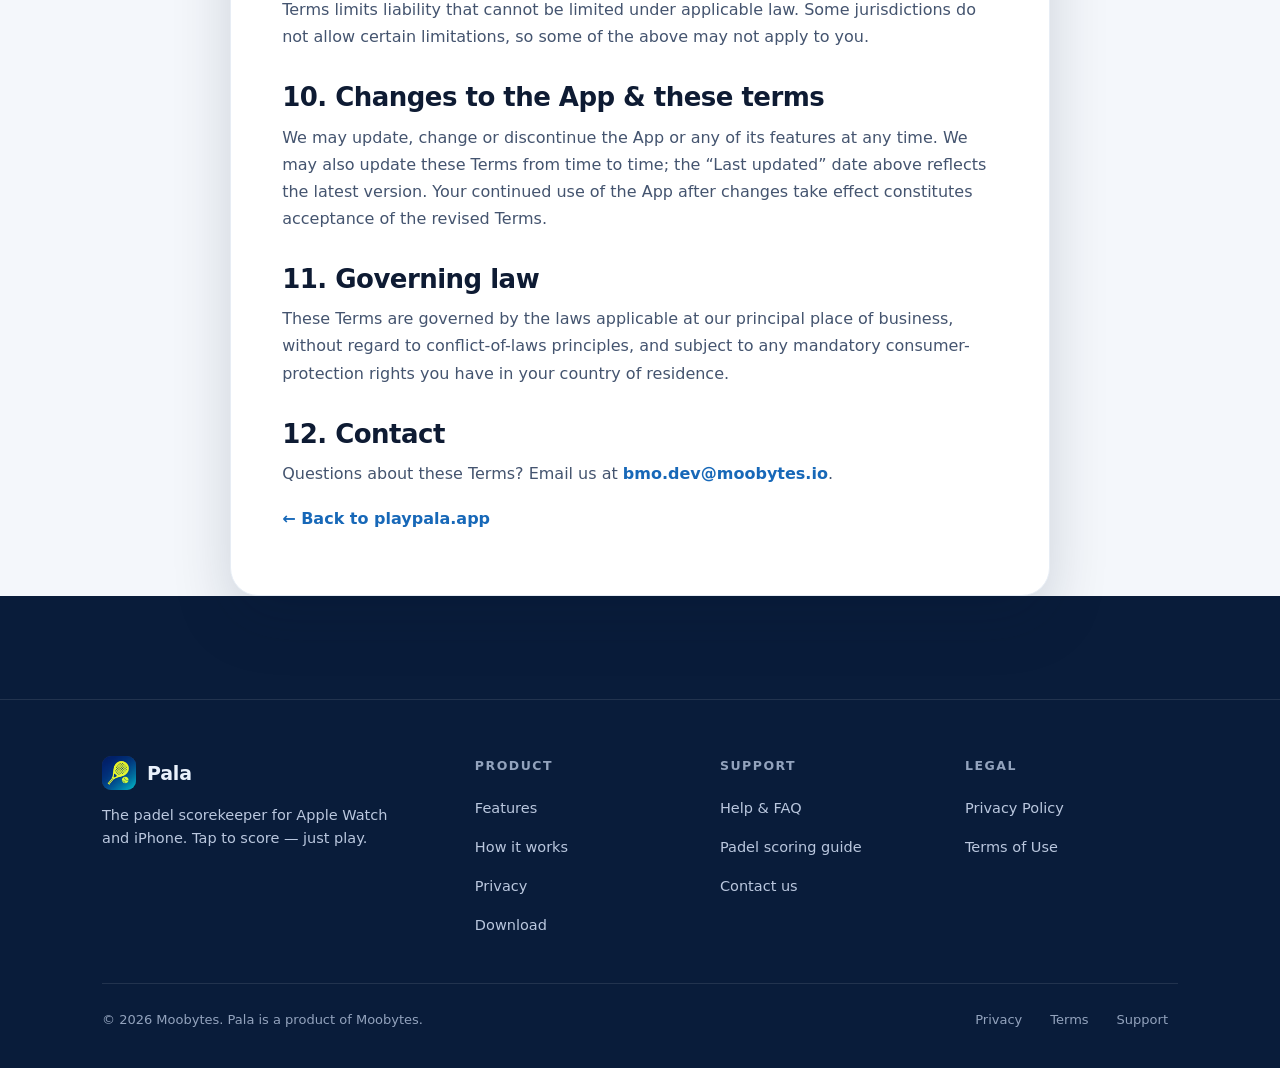
<file: terms.html>
<!DOCTYPE html>
<html lang="en">
<head>
<meta charset="UTF-8" />
<meta name="viewport" content="width=device-width, initial-scale=1.0" />
<title>Terms of Use — Pala</title>
<meta name="description" content="Terms of Use for Pala, the padel scorekeeper for Apple Watch and iPhone by Moobytes." />
<meta name="theme-color" content="#091C3A" />
<link rel="canonical" href="https://playpala.app/terms.html" />
<link rel="manifest" href="site.webmanifest" />
<meta property="og:type" content="website" />
<meta property="og:site_name" content="Pala" />
<meta property="og:title" content="Terms of Use — Pala" />
<meta property="og:description" content="Terms of Use for Pala, the padel scorekeeper for Apple Watch and iPhone by Moobytes." />
<meta property="og:url" content="https://playpala.app/terms.html" />
<meta property="og:image" content="https://playpala.app/assets/og-image.png" />
<meta name="twitter:card" content="summary_large_image" />
<script type="application/ld+json">
{ "@context": "https://schema.org", "@type": "BreadcrumbList", "itemListElement": [
  { "@type": "ListItem", "position": 1, "name": "Home", "item": "https://playpala.app/" },
  { "@type": "ListItem", "position": 2, "name": "Terms of Use", "item": "https://playpala.app/terms.html" }
] }
</script>
<link rel="icon" type="image/png" sizes="32x32" href="assets/favicon-32.png" />
<link rel="apple-touch-icon" href="assets/apple-touch-icon.png" />
<link rel="stylesheet" href="styles.css" />

<!-- Microsoft Clarity -->
<script type="text/javascript">
    (function(c,l,a,r,i,t,y){
        c[a]=c[a]||function(){(c[a].q=c[a].q||[]).push(arguments)};
        t=l.createElement(r);t.async=1;t.src="https://www.clarity.ms/tag/"+i;
        y=l.getElementsByTagName(r)[0];y.parentNode.insertBefore(t,y);
    })(window, document, "clarity", "script", "x5sfnk51pd");
</script>
</head>
<body>
<a class="skip" href="#main">Skip to content</a>

<header class="nav">
  <div class="container inner">
    <a class="brand" href="index.html" aria-label="Pala home">
      <img src="assets/pala-icon-64.png" alt="" width="34" height="34" />
      <span>Pala</span>
    </a>
    <button class="nav-toggle" aria-label="Toggle menu" aria-expanded="false" aria-controls="nav-menu">
      <svg viewBox="0 0 24 24" fill="none"><path d="M4 7h16M4 12h16M4 17h16" stroke-width="2" stroke-linecap="round"/></svg>
    </button>
    <nav class="nav-links" id="nav-menu" aria-label="Primary">
      <a href="index.html#features">Features</a>
      <a href="index.html#how">How it works</a>
      <a href="privacy.html">Privacy</a>
      <a href="terms.html">Terms</a>
      <a href="support.html">Support</a>
    </nav>
    <a class="appstore nav-cta desktop" href="https://apps.apple.com/app/pala-padel-scorekeeper/id6758635172"
       aria-label="Download Pala on the App Store" style="min-height:44px;padding:7px 14px;">
      <svg viewBox="0 0 24 24" aria-hidden="true"><path d="M17.05 12.04c-.03-2.6 2.12-3.84 2.21-3.9-1.2-1.76-3.08-2-3.75-2.03-1.6-.16-3.12.94-3.93.94-.81 0-2.06-.92-3.39-.9-1.74.03-3.35 1.01-4.25 2.57-1.81 3.14-.46 7.79 1.3 10.34.86 1.25 1.89 2.65 3.24 2.6 1.3-.05 1.79-.84 3.36-.84 1.57 0 2.01.84 3.39.81 1.4-.02 2.29-1.27 3.14-2.53.99-1.45 1.4-2.85 1.42-2.92-.03-.01-2.73-1.05-2.76-4.16zM14.6 4.6c.71-.86 1.19-2.06 1.06-3.25-1.02.04-2.26.68-2.99 1.54-.66.76-1.23 1.98-1.08 3.15 1.14.09 2.3-.58 3.01-1.44z"/></svg>
      <span class="t"><small>Download on the</small><b>App Store</b></span>
    </a>
  </div>
</header>

<main id="main">
  <section class="doc-hero">
    <div class="container inner">
      <span class="eyebrow">Legal</span>
      <h1>Terms of Use</h1>
      <p class="updated">Last updated: June 11, 2026</p>
    </div>
  </section>

  <div class="doc-wrap">
    <article class="doc">
      <div class="callout">
        <p><strong>In plain terms:</strong> Pala is a scorekeeping app you’re free to use to track your padel matches. Please use it sensibly, it’s provided as-is, and it’s a sports companion — not a medical device. The full terms are below.</p>
      </div>

      <nav class="toc" aria-label="Contents">
        <h4>On this page</h4>
        <ul>
          <li><a href="#acceptance">1. Acceptance</a></li>
          <li><a href="#license">2. Licence to use Pala</a></li>
          <li><a href="#acceptable">3. Acceptable use</a></li>
          <li><a href="#health">4. Health &amp; fitness disclaimer</a></li>
          <li><a href="#data">5. Your data</a></li>
          <li><a href="#ip">6. Intellectual property</a></li>
          <li><a href="#appstore">7. Apple App Store terms</a></li>
          <li><a href="#warranty">8. Disclaimer of warranties</a></li>
          <li><a href="#liability">9. Limitation of liability</a></li>
          <li><a href="#changes">10. Changes to the App &amp; terms</a></li>
          <li><a href="#law">11. Governing law</a></li>
          <li><a href="#contact">12. Contact</a></li>
        </ul>
      </nav>

      <h2 id="acceptance">1. Acceptance of these terms</h2>
      <p class="lead">These Terms of Use (“Terms”) are a legal agreement between you and Moobytes (“we”, “us”) governing your use of the Pala application and related materials (the “App”). By downloading, installing or using the App, you agree to these Terms. If you do not agree, please do not use the App.</p>

      <h2 id="license">2. Licence to use Pala</h2>
      <p>We grant you a personal, limited, non-exclusive, non-transferable, revocable licence to download and use the App on Apple devices that you own or control, for your own non-commercial use, in accordance with these Terms and the Apple App Store Terms of Service.</p>
      <p>You may not copy, modify, reverse-engineer, decompile, distribute, sell or lease the App or any part of it, except to the extent that such restriction is prohibited by applicable law.</p>

      <h2 id="acceptable">3. Acceptable use</h2>
      <p>You agree to use the App only for its intended purpose — keeping score of padel matches — and not to:</p>
      <ul>
        <li>use the App in any way that violates applicable laws or regulations;</li>
        <li>interfere with or attempt to disrupt the App’s normal operation; or</li>
        <li>use the App in a manner that could damage, disable, or impair your device or others’.</li>
      </ul>

      <h2 id="health">4. Health &amp; fitness disclaimer</h2>
      <p>Pala can record matches as workouts in Apple Health, including estimated calories and heart rate where an Apple&nbsp;Watch is used. <strong>This information is provided for general fitness and informational purposes only. The App is not a medical device and does not provide medical advice, diagnosis or treatment.</strong> Heart-rate, energy and other figures are estimates and may be inaccurate. Always consult a qualified healthcare professional before starting or changing any exercise routine, and stop and seek help if you feel unwell. You use the App and play sport at your own risk.</p>

      <h2 id="data">5. Your data</h2>
      <p>The App stores your match data on your device. We do not operate servers for the App and do not collect your personal data. Our handling of data is described in our <a href="privacy.html">Privacy Policy</a>, which forms part of these Terms. You are responsible for backing up your device; deleting the App or your device’s data may permanently remove your match history from that device.</p>

      <h2 id="ip">6. Intellectual property</h2>
      <p>The App, including its name, logo, design, text, graphics and software, is owned by Moobytes and protected by intellectual-property laws. These Terms do not grant you any rights in our trademarks or branding. “Apple”, “Apple Watch”, “Apple Health”, “HealthKit” and related marks are trademarks of Apple Inc.; we use them only descriptively and are not endorsed by or affiliated with Apple.</p>

      <h2 id="appstore">7. Apple App Store terms</h2>
      <p>You acknowledge that these Terms are between you and Moobytes only, and not with Apple Inc. Apple is not responsible for the App or its content. To the extent the App is downloaded from the Apple App Store, your use is also subject to Apple’s <em>Licensed Application End User License Agreement</em> (Apple’s standard EULA), available at <a href="https://www.apple.com/legal/internet-services/itunes/dev/stdeula/">apple.com/legal/internet-services/itunes/dev/stdeula</a>. In the event of a conflict between these Terms and Apple’s EULA regarding your use of the App, Apple’s EULA governs to the extent of the conflict. Apple and its subsidiaries are third-party beneficiaries of these Terms and may enforce them against you.</p>

      <h2 id="warranty">8. Disclaimer of warranties</h2>
      <p>The App is provided “as is” and “as available”, without warranties of any kind, whether express or implied, including but not limited to implied warranties of merchantability, fitness for a particular purpose, accuracy and non-infringement. We do not warrant that the App will be uninterrupted, error-free, or that scores and statistics will always be accurate. To the maximum extent permitted by law, you assume all responsibility for your use of the App.</p>

      <h2 id="liability">9. Limitation of liability</h2>
      <p>To the maximum extent permitted by applicable law, Moobytes shall not be liable for any indirect, incidental, special, consequential or punitive damages, or any loss of data, arising out of or relating to your use of, or inability to use, the App. Nothing in these Terms limits liability that cannot be limited under applicable law. Some jurisdictions do not allow certain limitations, so some of the above may not apply to you.</p>

      <h2 id="changes">10. Changes to the App &amp; these terms</h2>
      <p>We may update, change or discontinue the App or any of its features at any time. We may also update these Terms from time to time; the “Last updated” date above reflects the latest version. Your continued use of the App after changes take effect constitutes acceptance of the revised Terms.</p>

      <h2 id="law">11. Governing law</h2>
      <p>These Terms are governed by the laws applicable at our principal place of business, without regard to conflict-of-laws principles, and subject to any mandatory consumer-protection rights you have in your country of residence.</p>

      <h2 id="contact">12. Contact</h2>
      <p>Questions about these Terms? Email us at <a href="mailto:bmo.dev@moobytes.io">bmo.dev@moobytes.io</a>.</p>
      <p style="margin-top:18px;"><a href="index.html">← Back to playpala.app</a></p>
    </article>
  </div>
</main>

<footer class="footer">
  <div class="container">
    <div class="footer-grid">
      <div>
        <a class="brand" href="index.html" aria-label="Pala home">
          <img src="assets/pala-icon-64.png" alt="" width="34" height="34" />
          <span>Pala</span>
        </a>
        <p class="tagline">The padel scorekeeper for Apple&nbsp;Watch and iPhone. Tap to score — just play.</p>
      </div>
      <div>
        <h4>Product</h4>
        <ul>
          <li><a href="index.html#features">Features</a></li>
          <li><a href="index.html#how">How it works</a></li>
          <li><a href="index.html#privacy">Privacy</a></li>
          <li><a href="https://apps.apple.com/app/pala-padel-scorekeeper/id6758635172">Download</a></li>
        </ul>
      </div>
      <div>
        <h4>Support</h4>
        <ul>
          <li><a href="support.html">Help &amp; FAQ</a></li>
          <li><a href="how-padel-scoring-works.html">Padel scoring guide</a></li>
          <li><a href="mailto:bmo.dev@moobytes.io">Contact us</a></li>
        </ul>
      </div>
      <div>
        <h4>Legal</h4>
        <ul>
          <li><a href="privacy.html">Privacy Policy</a></li>
          <li><a href="terms.html">Terms of Use</a></li>
        </ul>
      </div>
    </div>
    <div class="footer-bottom">
      <span>© <span data-year>2026</span> Moobytes. Pala is a product of Moobytes.</span>
      <span class="legal">
        <a href="privacy.html">Privacy</a>
        <a href="terms.html">Terms</a>
        <a href="support.html">Support</a>
      </span>
    </div>
  </div>
</footer>

<script src="app.js" defer></script>
</body>
</html>
</file>
<file: styles.css>
/* ============================================================================
   Pala — playpala.app
   Design system applies the ui-ux-pro-max methodology:
   semantic color tokens (never per-screen hex), 4.5:1+ contrast, 44px touch
   targets, vector icons (no emoji), 150–300ms motion, reduced-motion respected.
   Visual language: the app's own "Scoreboard" identity — deep-navy gradient,
   lime energy accent, cyan/orange team tints, glass stat cards, court texture.
   ========================================================================== */

:root {
  /* ── Brand surfaces (from the Pala app icon gradient) ── */
  --navy-top: #1C5C9E;
  --navy-mid: #103A6B;
  --navy-bot: #091C3A;
  --ink:      #0A1A30;

  /* ── Accents ── */
  --lime:      #C9E94B;
  --lime-soft: #DCF06E;
  --lime-deep: #A8CC2E;
  --cyan:      #5AC8FF;   /* "you" / winner */
  --orange:    #FFB35C;   /* opponents */
  --win:       #5CEC6E;
  --gold:      #FFD60A;   /* serve */

  /* ── Text on dark navy ── */
  --on-navy:       #EAF1FB;
  --on-navy-muted: #BAC7DE;
  --on-navy-faint: #93A3BD;

  /* ── Light document surfaces (legal / long-read) ── */
  --paper:    #F4F7FB;
  --card:     #FFFFFF;
  --text-ink: #0E1B33;
  --text-sec: #44546F;

  /* ── Lines & glass ── */
  --line:        rgba(255,255,255,.10);
  --line-strong: rgba(255,255,255,.16);
  --glass:       rgba(255,255,255,.055);
  --glass-2:     rgba(255,255,255,.085);

  /* ── Type ── */
  --font: -apple-system, "SF Pro Display", "SF Pro Text", system-ui,
          "Segoe UI", Roboto, Helvetica, Arial, sans-serif;

  /* ── Rhythm ── */
  --container: 1120px;
  --radius:    20px;
  --radius-lg: 28px;
  --shadow:    0 24px 60px rgba(4,12,28,.45);
  --shadow-sm: 0 8px 24px rgba(4,12,28,.30);
}

* { margin: 0; padding: 0; box-sizing: border-box; -webkit-font-smoothing: antialiased; text-rendering: optimizeLegibility; }

html { scroll-behavior: smooth; }
@media (prefers-reduced-motion: reduce) { html { scroll-behavior: auto; } }

body {
  font-family: var(--font);
  color: var(--on-navy);
  background: var(--navy-bot);
  line-height: 1.6;
  overflow-x: hidden;
}

img { max-width: 100%; display: block; }
a { color: inherit; text-decoration: none; }

/* Accessible focus ring everywhere */
:where(a, button, summary, [tabindex]):focus-visible {
  outline: 3px solid var(--lime);
  outline-offset: 3px;
  border-radius: 6px;
}

/* Skip link */
.skip {
  position: absolute; left: 16px; top: -60px; z-index: 200;
  background: var(--lime); color: var(--ink); font-weight: 700;
  padding: 10px 16px; border-radius: 10px; transition: top .2s ease;
}
.skip:focus { top: 16px; }

/* ── Layout ── */
.container { width: 100%; max-width: var(--container); margin-inline: auto; padding-inline: 22px; }
.section { padding-block: clamp(64px, 9vw, 120px); position: relative; }
.eyebrow {
  font-size: 12.5px; font-weight: 800; letter-spacing: .16em; text-transform: uppercase;
  color: var(--lime); display: inline-flex; align-items: center; gap: 9px;
}
.eyebrow::before { content: ""; width: 22px; height: 2px; background: var(--lime); border-radius: 2px; }
.eyebrow.center { justify-content: center; }
.eyebrow.center::before { display: none; }

h1, h2, h3 { letter-spacing: -.025em; line-height: 1.04; font-weight: 800; }
.h-lead { font-size: clamp(13px, 1.5vw, 18px); color: var(--on-navy-muted); line-height: 1.6; font-weight: 450; }
.accent { color: var(--lime); }
.section-head { max-width: 660px; }
.section-head.center { margin-inline: auto; text-align: center; }
.section-head h2 { font-size: clamp(30px, 4.6vw, 50px); margin: 16px 0 14px; }

/* court-line + glow texture (reused on navy surfaces) */
.court-tex { position: relative; isolation: isolate; }
.court-tex::before {
  content: ""; position: absolute; inset: 0; z-index: -1; pointer-events: none; opacity: .5;
  background-image: linear-gradient(rgba(255,255,255,.04) 1px, transparent 1px);
  background-size: 100% 64px;
  -webkit-mask-image: linear-gradient(180deg, transparent, #000 22%, #000 78%, transparent);
          mask-image: linear-gradient(180deg, transparent, #000 22%, #000 78%, transparent);
}

/* ============================================================================
   Buttons & App Store badge
   ========================================================================== */
.btn {
  display: inline-flex; align-items: center; justify-content: center; gap: 9px;
  font-weight: 700; font-size: 16px; line-height: 1; min-height: 52px;
  padding: 0 24px; border-radius: 14px; border: 1px solid transparent; cursor: pointer;
  transition: transform .15s ease, box-shadow .2s ease, background .2s ease, border-color .2s ease;
}
.btn-lime { background: var(--lime); color: var(--ink); box-shadow: 0 10px 30px rgba(201,233,75,.28); }
.btn-lime:hover { background: var(--lime-soft); transform: translateY(-2px); }
.btn-ghost { background: rgba(255,255,255,.04); color: var(--on-navy); border-color: var(--line-strong); }
.btn-ghost:hover { background: rgba(255,255,255,.10); transform: translateY(-2px); }
.btn-ink { background: var(--ink); color: #fff; }
.btn-ink:hover { transform: translateY(-2px); }

.appstore {
  display: inline-flex; align-items: center; gap: 12px;
  background: #000; color: #fff; border-radius: 14px;
  padding: 11px 20px 11px 18px; min-height: 56px;
  border: 1px solid rgba(255,255,255,.14);
  transition: transform .15s ease, box-shadow .2s ease;
}
.appstore:hover { transform: translateY(-2px); box-shadow: 0 14px 34px rgba(0,0,0,.45); }
.appstore svg { width: 26px; height: 26px; fill: #fff; flex: none; }
.appstore .t { display: flex; flex-direction: column; line-height: 1.15; text-align: left; }
.appstore .t small { font-size: 11px; font-weight: 500; letter-spacing: .02em; opacity: .9; }
.appstore .t b { font-size: 19px; font-weight: 600; letter-spacing: -.01em; }

.cta-row { display: flex; flex-wrap: wrap; gap: 14px; align-items: center; }

/* ============================================================================
   Nav
   ========================================================================== */
.nav {
  position: sticky; top: 0; z-index: 100;
  background: rgba(9,28,58,.55); backdrop-filter: saturate(160%) blur(16px);
  border-bottom: 1px solid var(--line);
}
.nav .inner { display: flex; align-items: center; gap: 18px; height: 68px; }
.brand { display: inline-flex; align-items: center; gap: 11px; font-weight: 800; font-size: 19px; letter-spacing: -.01em; }
.brand img { width: 34px; height: 34px; border-radius: 9px; box-shadow: inset 0 0 0 1px rgba(255,255,255,.14); }
.nav-links { display: flex; gap: 6px; margin-left: auto; }
.nav-links a {
  font-size: 14.5px; font-weight: 600; color: var(--on-navy-muted);
  display: inline-flex; align-items: center; min-height: 44px;
  padding: 0 13px; border-radius: 10px; transition: color .2s, background .2s;
}
.nav-links a:hover { color: var(--on-navy); background: rgba(255,255,255,.06); }
.nav .nav-cta { margin-left: 8px; }
.nav-toggle { display: none; margin-left: auto; background: rgba(255,255,255,.06); border: 1px solid var(--line-strong);
  color: var(--on-navy); width: 46px; height: 46px; border-radius: 12px; cursor: pointer; align-items: center; justify-content: center; }
.nav-toggle svg { width: 22px; height: 22px; stroke: currentColor; }

/* ============================================================================
   Hero
   ========================================================================== */
.hero {
  position: relative; overflow: hidden;
  background:
    radial-gradient(120% 90% at 80% -8%, var(--navy-top) 0%, var(--navy-mid) 44%, var(--navy-bot) 100%);
  padding-block: clamp(48px, 7vw, 92px) clamp(60px, 8vw, 110px);
}
.hero::before { /* glows */
  content: ""; position: absolute; inset: 0; pointer-events: none;
  background:
    radial-gradient(46% 40% at 88% 4%, rgba(201,233,75,.16), transparent 60%),
    radial-gradient(46% 42% at 4% 96%, rgba(90,200,255,.12), transparent 60%);
}
.hero .court-tex::before { z-index: 0; }
.hero-grid { position: relative; z-index: 2; display: grid; grid-template-columns: 1.05fr .95fr; gap: clamp(28px, 4vw, 60px); align-items: center; }
.hero h1 { font-size: clamp(38px, 6.2vw, 72px); margin: 20px 0 18px; }
.hero h1 .accent { display: inline; }
.hero p.h-lead { max-width: 520px; font-size: clamp(15px, 1.7vw, 20px); }
.hero .cta-row { margin-top: 30px; }
.hero .trust { margin-top: 26px; display: flex; flex-wrap: wrap; gap: 18px; color: var(--on-navy-muted); font-size: 13.5px; font-weight: 600; }
.hero .trust span { display: inline-flex; align-items: center; gap: 7px; }
.hero .trust svg { width: 16px; height: 16px; fill: var(--lime); flex: none; }

/* ── Device cluster (real Pala app screens) ── */
.devices { position: relative; height: auto; min-height: clamp(420px, 50vw, 560px); display: grid; place-items: center; }

/* iPhone — height follows the real screenshot's aspect ratio */
.iphone {
  width: clamp(238px, 25vw, 290px);
  border-radius: 46px; padding: 11px;
  background: linear-gradient(160deg, #2b3344, #0c0f16 60%);
  box-shadow: 0 40px 90px rgba(2,8,20,.6), inset 0 0 0 1px rgba(255,255,255,.06);
  position: relative; z-index: 2; transform: rotate(-3deg);
}
.iphone .screen {
  width: 100%; aspect-ratio: 620 / 1349; border-radius: 36px; overflow: hidden; position: relative;
  background: var(--navy-bot);
}
.iphone .screen img { width: 100%; height: 100%; object-fit: cover; object-position: center top; display: block; }
.iphone .island { position: absolute; top: 12px; left: 50%; transform: translateX(-50%);
  width: 86px; height: 24px; background: #05080f; border-radius: 14px; z-index: 5; }

/* Apple Watch — height follows the real screenshot's aspect ratio */
.watch {
  position: absolute; left: clamp(-70px, -4.6vw, -40px); bottom: 6px; z-index: 3;
  width: clamp(120px, 13.4vw, 156px); transform: rotate(4deg);
}
.watch .case {
  border-radius: 40px; padding: 12px;
  background: linear-gradient(160deg, #20242e, #05070c);
  box-shadow: 0 30px 60px rgba(2,8,20,.55), inset 0 0 0 1px rgba(255,255,255,.08);
}
.watch .screen {
  width: 100%; aspect-ratio: 416 / 496; border-radius: 26px; overflow: hidden; position: relative;
  background: var(--navy-bot);
}
.watch .screen img { width: 100%; height: 100%; object-fit: cover; display: block; }

.float { animation: float 6s ease-in-out infinite; }
.float.slow { animation-duration: 7.5s; animation-delay: -2s; }
@keyframes float { 0%,100% { transform: translateY(0) rotate(var(--rot,0)); } 50% { transform: translateY(-12px) rotate(var(--rot,0)); } }
@media (prefers-reduced-motion: reduce) { .float { animation: none; } }

/* ============================================================================
   Trust marquee band
   ========================================================================== */
.band { border-top: 1px solid var(--line); border-bottom: 1px solid var(--line); background: rgba(255,255,255,.02); }
.band .inner { display: flex; flex-wrap: wrap; justify-content: center; gap: clamp(20px, 4vw, 56px); padding-block: 24px; }
.band .item { display: inline-flex; align-items: center; gap: 10px; color: var(--on-navy-muted); font-weight: 600; font-size: 14.5px; }
.band .item svg { width: 19px; height: 19px; fill: var(--lime); flex: none; }
.band .item b { color: var(--on-navy); }

/* ============================================================================
   Feature pillars (3 from the App Store description)
   ========================================================================== */
.pillars { display: grid; grid-template-columns: repeat(3, 1fr); gap: 20px; margin-top: 48px; }
.pillar {
  background: linear-gradient(180deg, var(--glass-2), rgba(255,255,255,.02));
  border: 1px solid var(--line); border-radius: var(--radius-lg); padding: 30px 26px;
  transition: transform .25s ease, border-color .25s ease, box-shadow .25s ease;
}
.pillar:hover { transform: translateY(-5px); border-color: var(--line-strong); box-shadow: var(--shadow-sm); }
.pillar .ico { width: 54px; height: 54px; border-radius: 16px; display: grid; place-items: center;
  background: rgba(201,233,75,.12); border: 1px solid rgba(201,233,75,.25); margin-bottom: 20px; }
.pillar .ico svg { width: 28px; height: 28px; stroke: var(--lime); fill: none; stroke-width: 1.8; }
.pillar h3 { font-size: 21px; margin-bottom: 10px; }
.pillar p { color: var(--on-navy-muted); font-size: 15px; }
.pillar ul { list-style: none; margin-top: 16px; display: grid; gap: 9px; }
.pillar li { display: flex; gap: 10px; font-size: 14px; color: var(--on-navy-muted); }
.pillar li svg { width: 17px; height: 17px; fill: var(--lime); flex: none; margin-top: 2px; }

/* ============================================================================
   Bento feature grid
   ========================================================================== */
.bento { display: grid; grid-template-columns: repeat(6, 1fr); gap: 18px; margin-top: 48px; }
.tile {
  background: linear-gradient(180deg, var(--glass-2), rgba(255,255,255,.015));
  border: 1px solid var(--line); border-radius: var(--radius-lg); padding: 28px;
  grid-column: span 2; position: relative; overflow: hidden;
  transition: transform .25s ease, border-color .25s ease;
}
.tile:hover { transform: translateY(-4px); border-color: var(--line-strong); }
.tile.wide { grid-column: span 3; }
.tile .ico { width: 46px; height: 46px; border-radius: 13px; display: grid; place-items: center;
  background: rgba(255,255,255,.05); border: 1px solid var(--line-strong); margin-bottom: 16px; }
.tile .ico svg { width: 24px; height: 24px; stroke: var(--lime); fill: none; stroke-width: 1.8; }
.tile h3 { font-size: 18px; margin-bottom: 8px; }
.tile p { color: var(--on-navy-muted); font-size: 14.5px; }
.tile .tag { position: absolute; top: 20px; right: 20px; font-size: 10px; font-weight: 800; letter-spacing: .08em;
  text-transform: uppercase; color: var(--gold); background: rgba(255,214,10,.10); border: 1px solid rgba(255,214,10,.28);
  padding: 4px 9px; border-radius: 999px; }

/* ============================================================================
   Privacy section
   ========================================================================== */
.privacy-wrap { display: grid; grid-template-columns: 1fr 1fr; gap: clamp(28px, 4vw, 56px); align-items: center; }
.privacy-card {
  background: radial-gradient(120% 110% at 80% 0%, var(--navy-top), var(--navy-mid) 50%, var(--navy-bot));
  border: 1px solid var(--line-strong); border-radius: var(--radius-lg); padding: 36px; position: relative; overflow: hidden;
  box-shadow: var(--shadow);
}
.privacy-card .lock { width: 64px; height: 64px; border-radius: 18px; display: grid; place-items: center;
  background: rgba(201,233,75,.14); border: 1px solid rgba(201,233,75,.3); margin-bottom: 22px; }
.privacy-card .lock svg { width: 32px; height: 32px; stroke: var(--lime); fill: none; stroke-width: 1.8; }
.privacy-list { list-style: none; display: grid; gap: 16px; }
.privacy-list li { display: flex; gap: 13px; }
.privacy-list li svg { width: 22px; height: 22px; fill: var(--lime); flex: none; margin-top: 1px; }
.privacy-list li b { display: block; font-size: 15.5px; margin-bottom: 2px; }
.privacy-list li span { color: var(--on-navy-muted); font-size: 14px; }

/* ============================================================================
   Steps
   ========================================================================== */
.steps { display: grid; grid-template-columns: repeat(3, 1fr); gap: 20px; margin-top: 48px; counter-reset: s; }
.step { position: relative; padding: 30px 26px; border: 1px solid var(--line); border-radius: var(--radius-lg);
  background: rgba(255,255,255,.02); }
.step::before { counter-increment: s; content: counter(s); position: absolute; top: 24px; right: 26px;
  font-size: 46px; font-weight: 800; color: rgba(201,233,75,.18); line-height: 1; }
.step h3 { font-size: 19px; margin-bottom: 9px; }
.step p { color: var(--on-navy-muted); font-size: 14.5px; }

/* ============================================================================
   FAQ
   ========================================================================== */
.faq { max-width: 820px; margin: 44px auto 0; display: grid; gap: 12px; }
.faq details { border: 1px solid var(--line); border-radius: 16px; background: rgba(255,255,255,.02); overflow: hidden; }
.faq summary { list-style: none; cursor: pointer; padding: 20px 22px; font-weight: 700; font-size: 16.5px;
  display: flex; align-items: center; gap: 14px; }
.faq summary::-webkit-details-marker { display: none; }
.faq summary .chev { margin-left: auto; width: 20px; height: 20px; transition: transform .25s ease; flex: none; }
.faq summary .chev svg { width: 100%; height: 100%; stroke: var(--lime); fill: none; stroke-width: 2; }
.faq details[open] summary .chev { transform: rotate(180deg); }
.faq .body { padding: 0 22px 20px; color: var(--on-navy-muted); font-size: 15px; }
@media (prefers-reduced-motion: reduce) { .faq summary .chev { transition: none; } }

/* ============================================================================
   Final CTA band
   ========================================================================== */
.cta-band { position: relative; overflow: hidden;
  background: radial-gradient(120% 130% at 50% -20%, var(--navy-top), var(--navy-mid) 45%, var(--navy-bot)); }
.cta-band::before { content: ""; position: absolute; inset: 0; pointer-events: none;
  background: radial-gradient(40% 60% at 50% 0%, rgba(201,233,75,.18), transparent 60%); }
.cta-inner { position: relative; z-index: 2; text-align: center; max-width: 760px; margin-inline: auto; }
.cta-inner h2 { font-size: clamp(30px, 5vw, 56px); margin-bottom: 16px; }
.cta-inner p { color: var(--on-navy-muted); font-size: clamp(15px, 1.6vw, 19px); margin-bottom: 32px; }
.cta-inner .cta-row { justify-content: center; }

/* ============================================================================
   Footer
   ========================================================================== */
.footer { border-top: 1px solid var(--line); background: var(--navy-bot); padding-block: 56px 32px; }
.footer-grid { display: grid; grid-template-columns: 1.6fr 1fr 1fr 1fr; gap: 32px; }
.footer .brand { margin-bottom: 14px; }
.footer .tagline { color: var(--on-navy-muted); font-size: 14.5px; max-width: 300px; }
.footer h4 { font-size: 12.5px; letter-spacing: .12em; text-transform: uppercase; color: var(--on-navy-faint);
  margin-bottom: 16px; font-weight: 800; }
.footer ul { list-style: none; display: grid; gap: 6px; }
.footer ul a { display: inline-block; color: var(--on-navy-muted); font-size: 14.5px; padding: 5px 0; transition: color .2s; }
.footer ul a:hover { color: var(--lime); }
.footer-bottom { display: flex; flex-wrap: wrap; gap: 12px; justify-content: space-between; align-items: center;
  margin-top: 40px; padding-top: 20px; border-top: 1px solid var(--line); color: var(--on-navy-faint); font-size: 13px; }
.footer-bottom .legal { display: flex; gap: 8px; }
.footer-bottom .legal a { padding: 6px 10px; border-radius: 8px; }
.footer-bottom .legal a:hover { color: var(--on-navy); background: rgba(255,255,255,.05); }
.footer-bottom a:hover { color: var(--on-navy-muted); }

/* ============================================================================
   Legal / document pages (light, high-readability)
   ========================================================================== */
.doc-hero { background: radial-gradient(120% 120% at 80% -20%, var(--navy-top), var(--navy-mid) 50%, var(--navy-bot));
  position: relative; overflow: hidden; padding-block: clamp(48px, 7vw, 86px) clamp(40px, 5vw, 64px); }
.doc-hero::before { content: ""; position: absolute; inset: 0;
  background: radial-gradient(40% 50% at 88% 0%, rgba(201,233,75,.14), transparent 60%); }
.doc-hero .inner { position: relative; z-index: 2; }
.doc-hero h1 { font-size: clamp(32px, 5vw, 56px); margin: 14px 0 10px; }
.doc-hero .updated { color: var(--on-navy-muted); font-size: 14px; }
.doc-wrap { background: var(--paper); color: var(--text-ink); }
.doc {
  max-width: 820px; margin: -36px auto clamp(64px, 8vw, 110px); position: relative; z-index: 3;
  background: var(--card); border-radius: var(--radius-lg); padding: clamp(28px, 4vw, 56px);
  box-shadow: 0 24px 60px rgba(8,24,52,.16); border: 1px solid #E7EDF5;
}
.doc h2 { font-size: clamp(20px, 2.4vw, 26px); color: var(--text-ink); margin: 34px 0 12px; letter-spacing: -.02em; }
.doc h2:first-child { margin-top: 0; }
.doc h3 { font-size: 17px; color: var(--text-ink); margin: 22px 0 8px; }
.doc p, .doc li { color: var(--text-sec); font-size: 16px; line-height: 1.7; margin-bottom: 12px; }
.doc ul, .doc ol { padding-left: 22px; margin-bottom: 12px; }
.doc li { margin-bottom: 8px; }
.doc a { color: #1768B8; font-weight: 600; }
.doc a:hover { text-decoration: underline; }
.doc strong { color: var(--text-ink); }
.doc .lead { font-size: 18px; color: var(--text-ink); }
.doc .toc { background: var(--paper); border: 1px solid #E3EAF3; border-radius: 16px; padding: 20px 24px; margin-bottom: 32px; }
.doc .toc h4 { font-size: 12px; letter-spacing: .1em; text-transform: uppercase; color: #6B7A92; margin-bottom: 12px; font-weight: 800; }
.doc .toc ul { list-style: none; padding: 0; display: grid; gap: 8px; }
.doc .toc a { color: var(--text-sec); font-weight: 500; }
.doc .callout { background: rgba(201,233,75,.10); border: 1px solid rgba(168,204,46,.4); border-radius: 14px;
  padding: 18px 20px; margin: 22px 0; }
.doc .callout p { color: #3a4a2a; margin-bottom: 0; }
.doc .callout strong { color: #2e3d1d; }

/* FAQ on support page (light) */
.doc .qa { border: 1px solid #E7EDF5; border-radius: 14px; margin-bottom: 12px; overflow: hidden; background: #fff; }
.doc .qa summary { cursor: pointer; list-style: none; padding: 18px 20px; font-weight: 700; color: var(--text-ink);
  display: flex; align-items: center; gap: 12px; }
.doc .qa summary::-webkit-details-marker { display: none; }
.doc .qa summary .chev { margin-left: auto; transition: transform .25s ease; }
.doc .qa summary .chev svg { width: 18px; height: 18px; stroke: #1768B8; fill: none; stroke-width: 2; }
.doc .qa[open] summary .chev { transform: rotate(180deg); }
.doc .qa .body { padding: 0 20px 18px; color: var(--text-sec); }
.doc .qa .body p { margin-bottom: 0; }

/* ============================================================================
   Reveal-on-scroll
   ========================================================================== */
.reveal { opacity: 0; transform: translateY(22px); transition: opacity .7s ease, transform .7s ease; }
.reveal.in { opacity: 1; transform: none; }
@media (prefers-reduced-motion: reduce) { .reveal { opacity: 1; transform: none; transition: none; } }

/* ============================================================================
   Responsive
   ========================================================================== */
@media (max-width: 980px) {
  .hero-grid { grid-template-columns: 1fr; }
  .hero .devices { order: -1; height: auto; padding-block: 6px 2px; margin-bottom: 6px; }
  .hero .iphone { width: clamp(238px, 62vw, 282px); transform: rotate(-2deg); }
  .hero .watch { left: clamp(-54px, -14vw, -34px); bottom: 0; width: clamp(116px, 30vw, 148px); transform: rotate(3deg); }
  .privacy-wrap { grid-template-columns: 1fr; }
  .bento .tile, .bento .tile.wide { grid-column: span 3; }
}
@media (max-width: 980px) {
  .nav-links, .nav .nav-cta.desktop { display: none; }
  .nav-toggle { display: inline-flex; }
  .nav.open .nav-links { display: flex; position: absolute; top: 68px; left: 0; right: 0; flex-direction: column;
    background: rgba(7,22,46,.97); backdrop-filter: blur(16px); padding: 14px 22px 20px; border-bottom: 1px solid var(--line); gap: 2px; }
  .nav.open .nav-links a { padding: 13px 12px; }
  .pillars { grid-template-columns: 1fr; }
  .steps { grid-template-columns: 1fr; }
  .footer-grid { grid-template-columns: 1fr 1fr; gap: 28px; }
}
@media (max-width: 560px) {
  .bento { grid-template-columns: 1fr; }
  .bento .tile, .bento .tile.wide { grid-column: span 1; }
  .footer-grid { grid-template-columns: 1fr; }
  .cta-row .btn, .cta-row .appstore { width: 100%; }
  .hero .cta-row .appstore { justify-content: center; }
}
</file>
